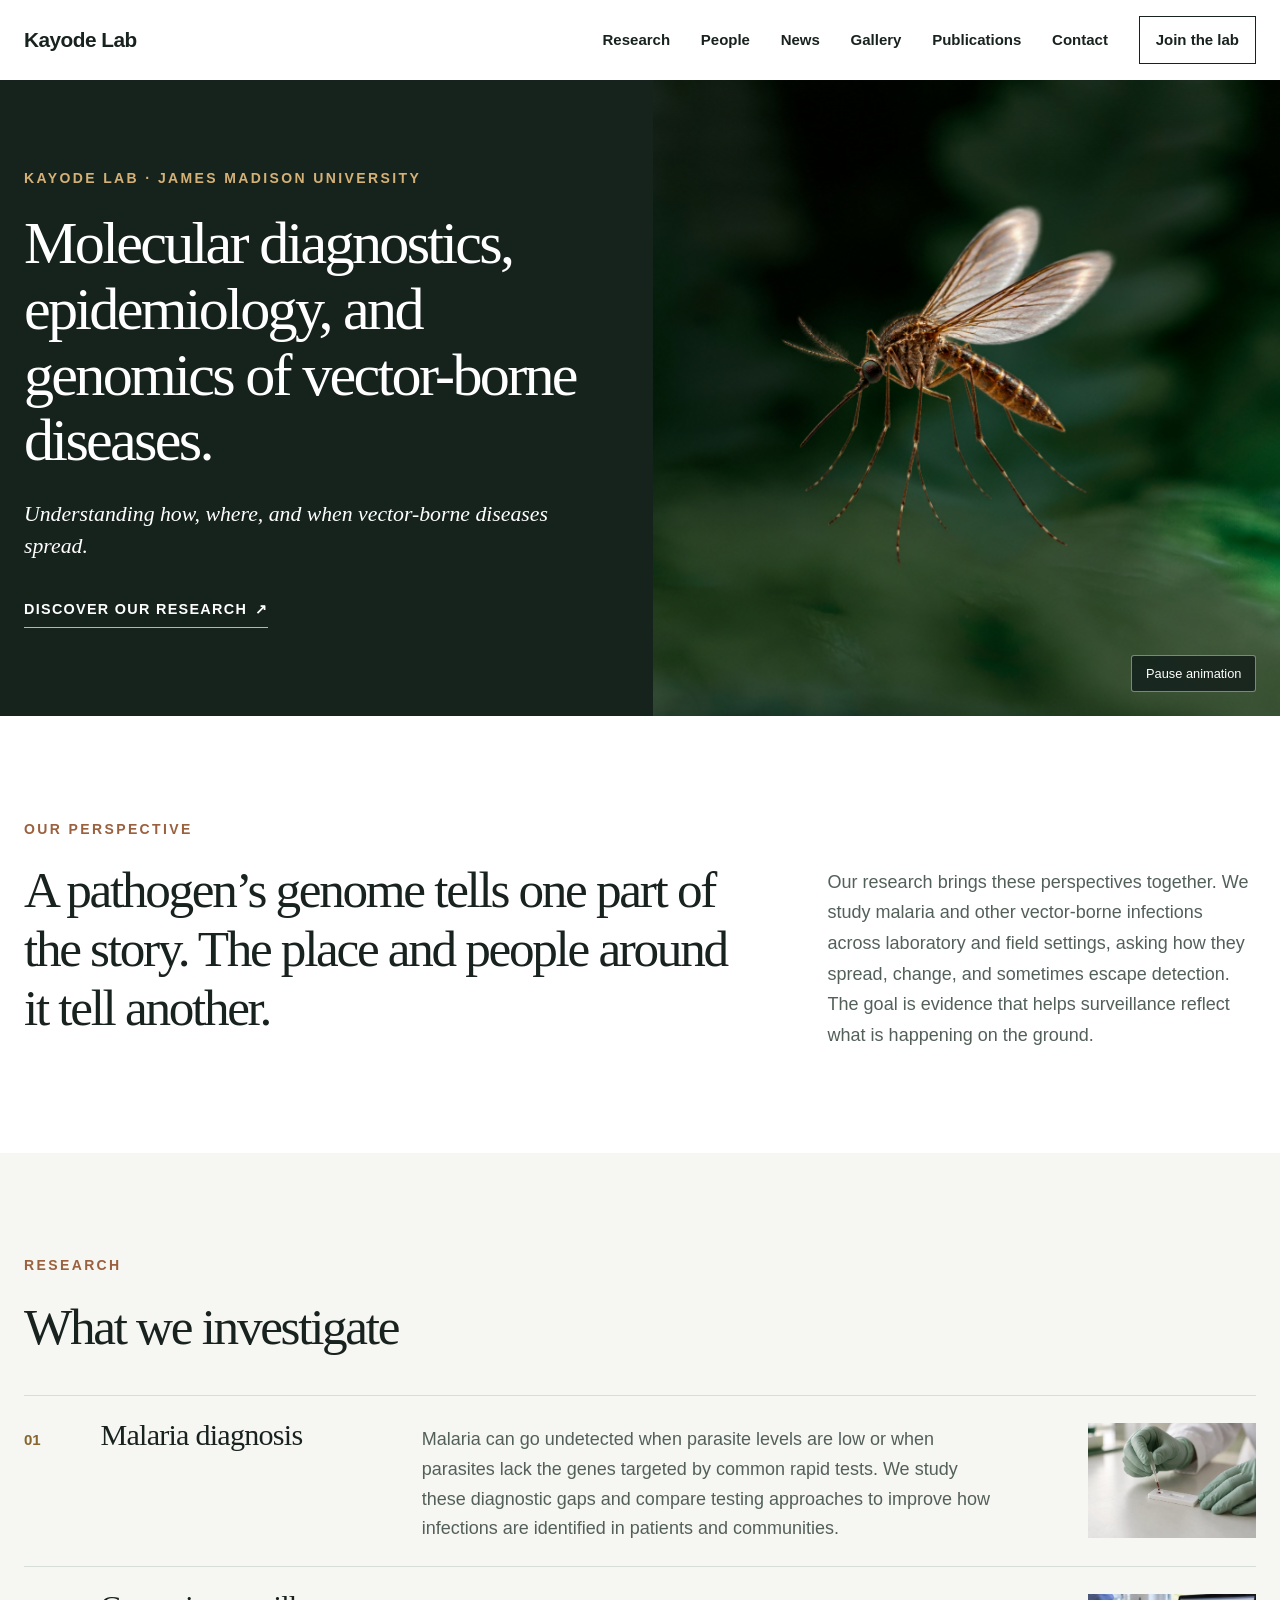
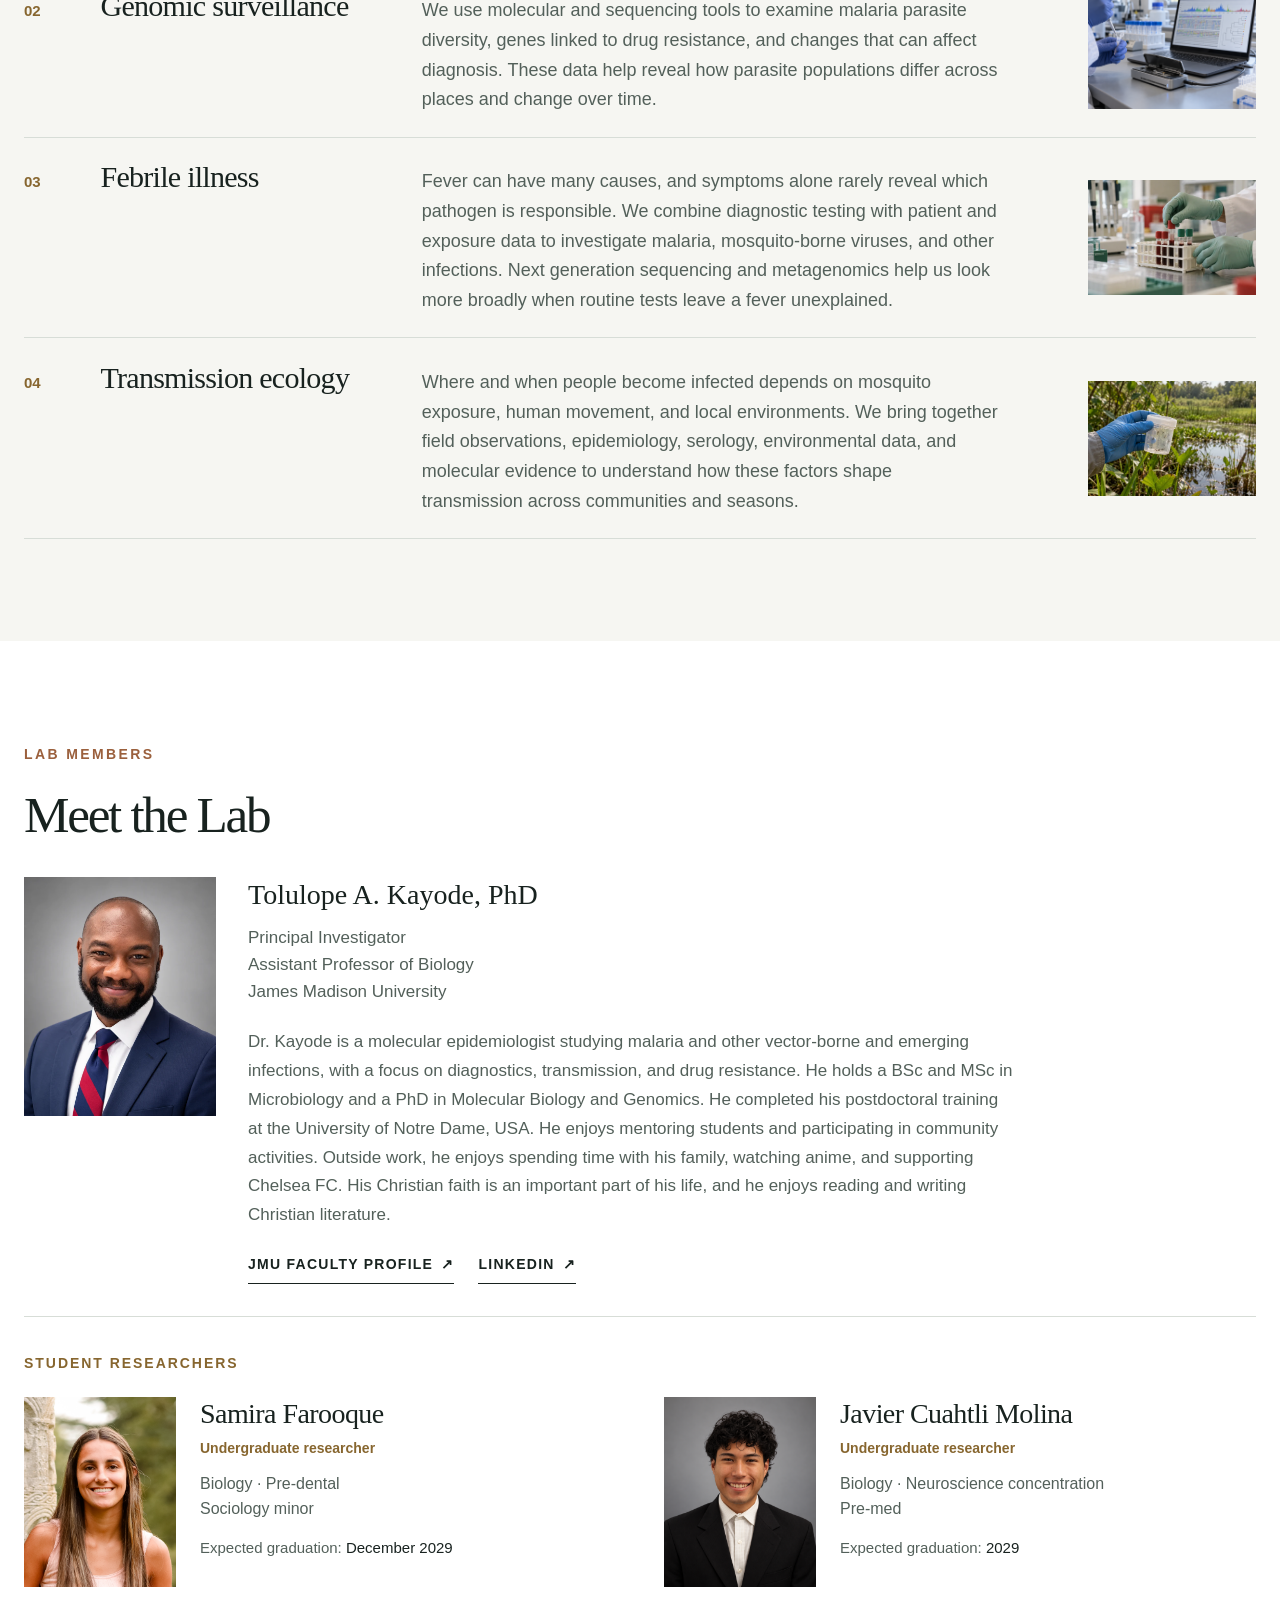
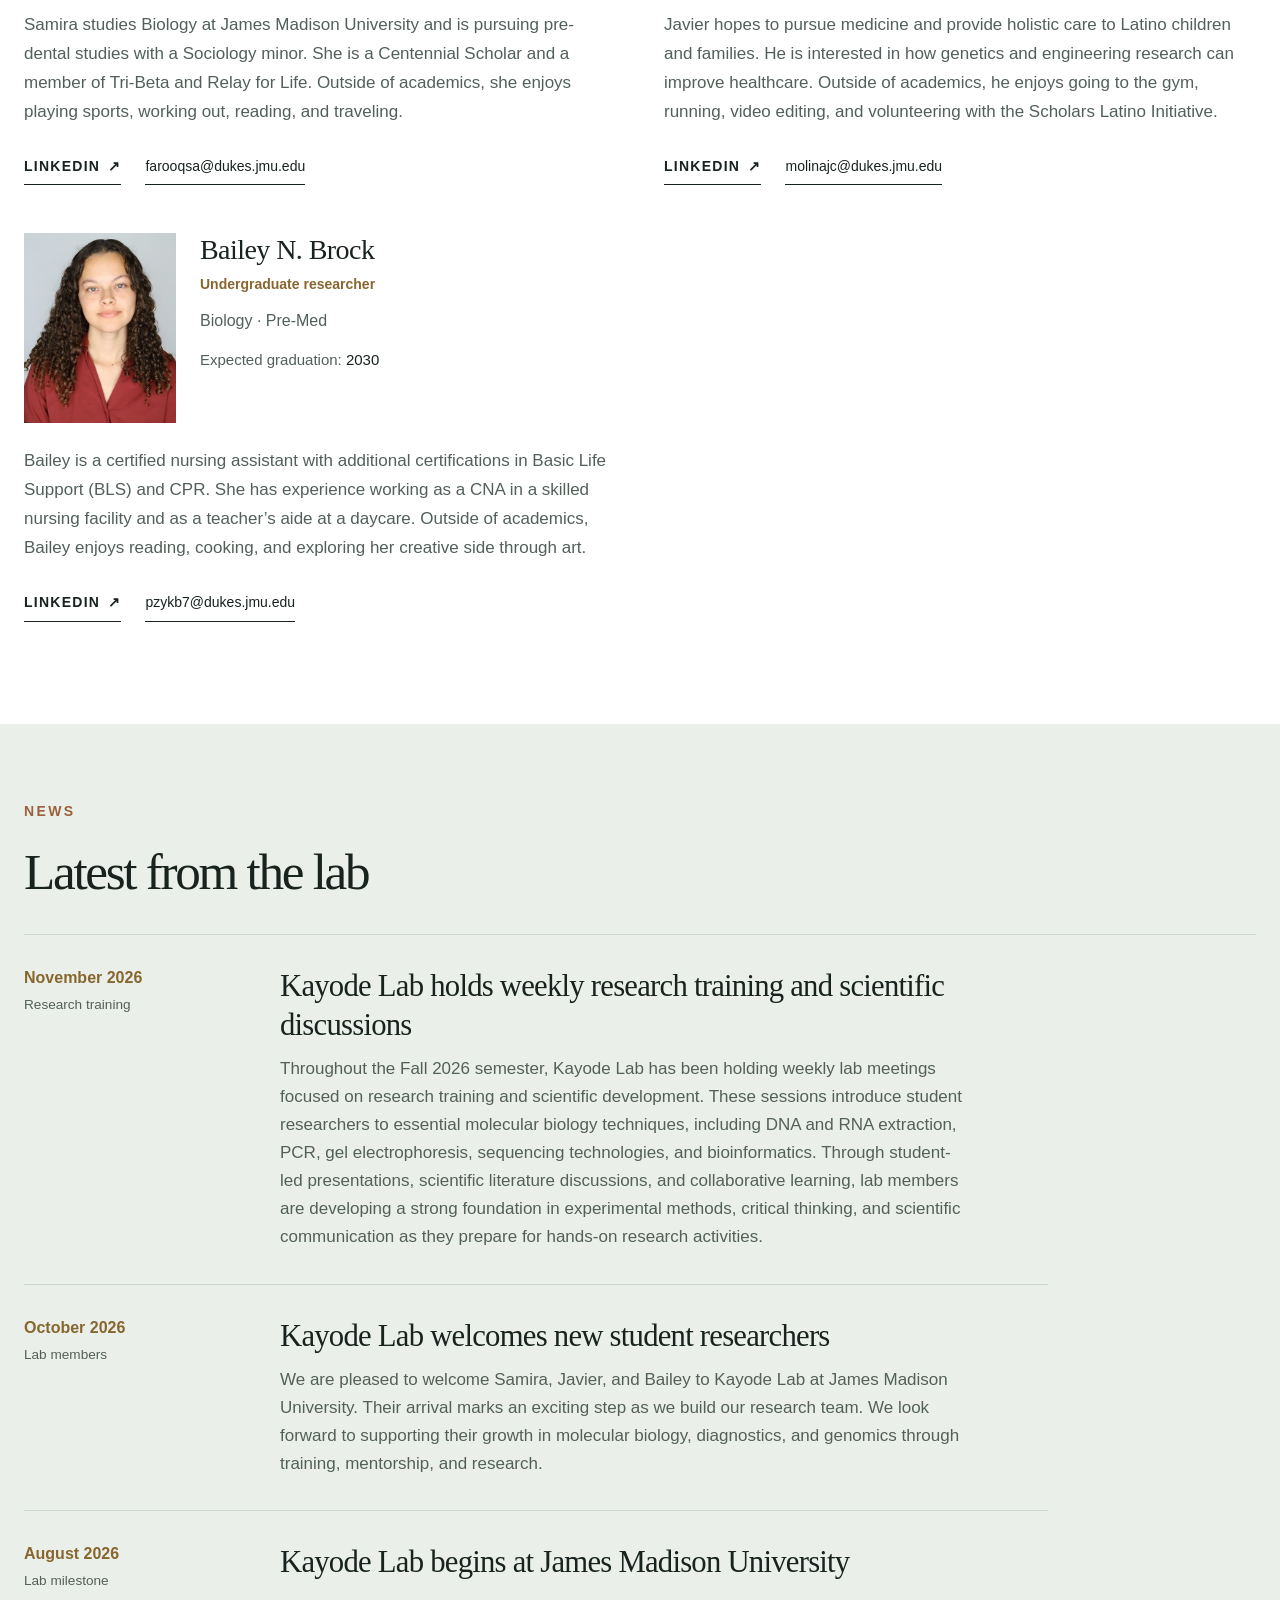
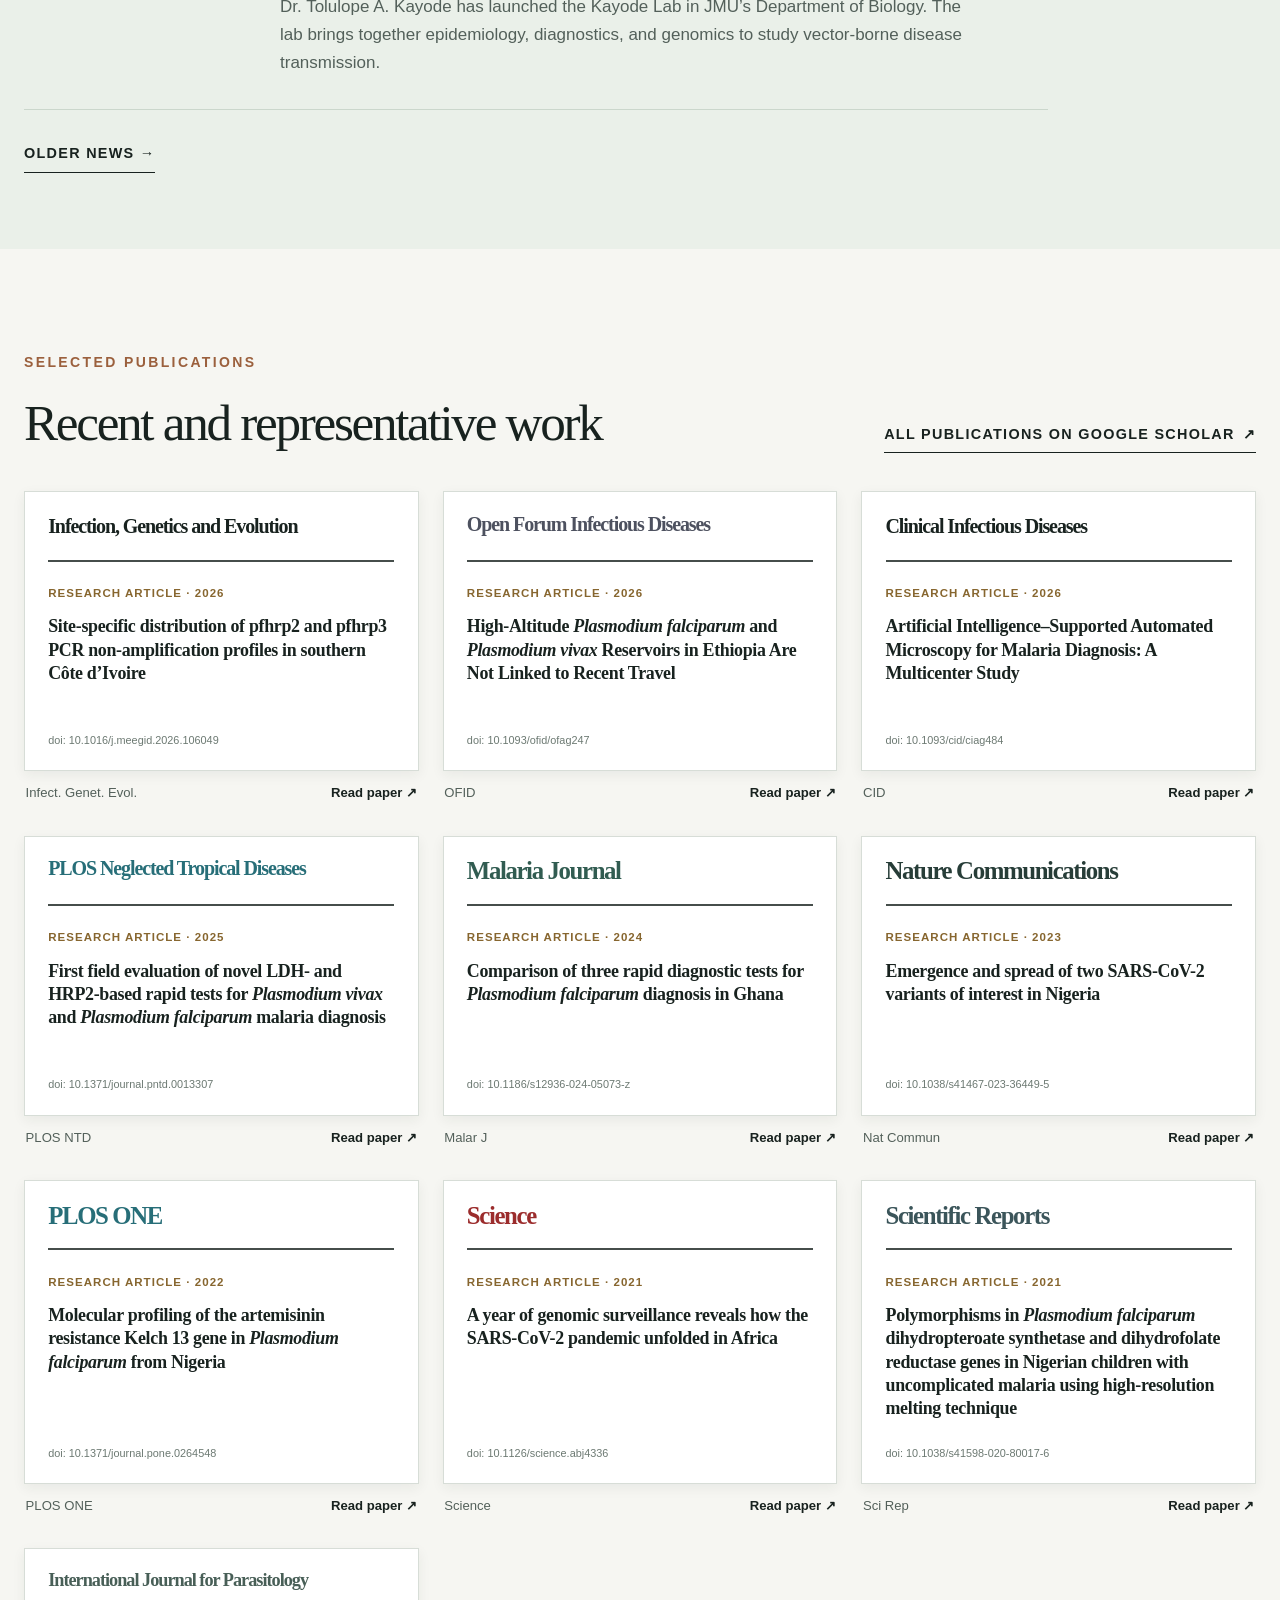
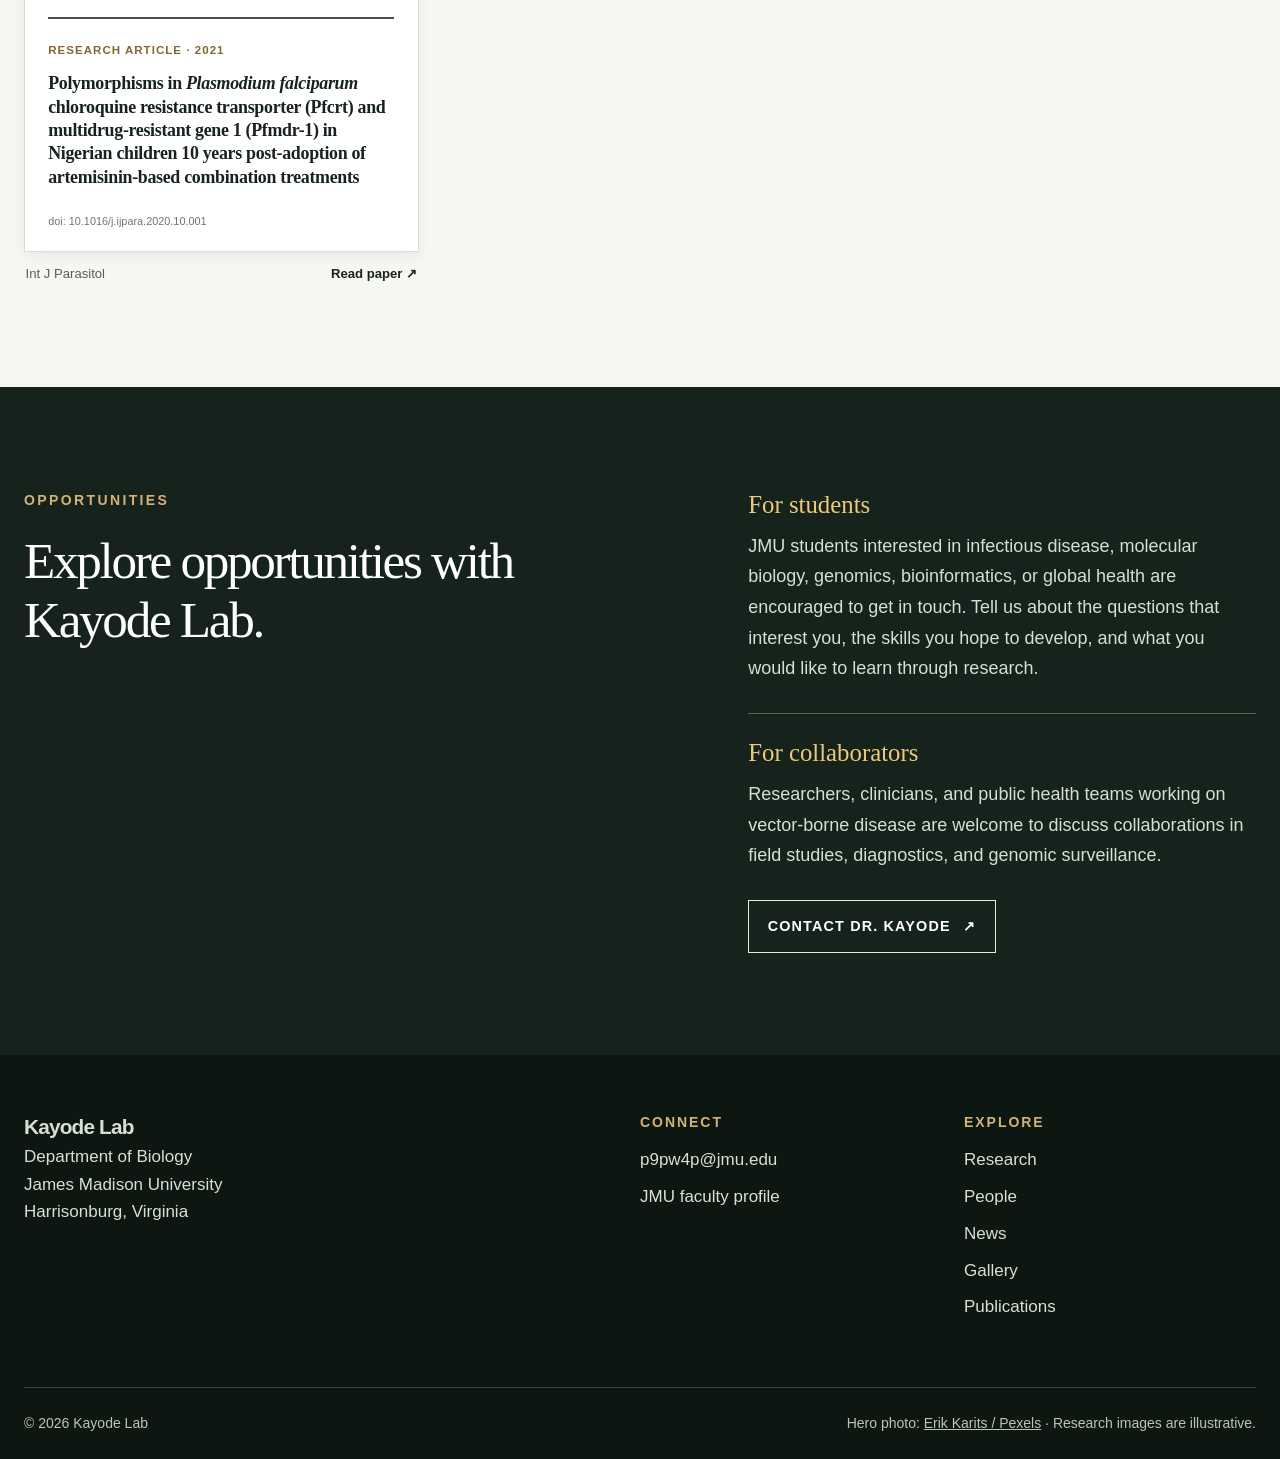
<file: index.html>
<!doctype html>
<html lang="en">
<head>
  <meta charset="utf-8">
  <meta name="viewport" content="width=device-width, initial-scale=1">
  <meta name="theme-color" content="#18221f">
  <meta name="description" content="Kayode Lab at James Madison University studies vector-borne disease through field epidemiology, molecular diagnostics, and pathogen genomics.">
  <title>Kayode Lab | Vector-Borne Disease Research</title>
  <link rel="icon" type="image/png" sizes="32x32" href="kayode-favicon-32.png">
<link rel="icon" type="image/png" sizes="192x192" href="kayode-favicon-192.png">
  <link rel="preload" href="assets/mosquito-pexels.jpg" as="image" type="image/jpeg">
  <script src="navigation.js?v=20261001-navigation2"></script>
  <link rel="stylesheet" href="styles.css?v=20261001-navigation2">
  <link rel="stylesheet" href="mosquito-motion.css?v=20261001-flight1">
  <script src="mosquito-motion.js?v=20261001-flight1" defer></script>
  <script src="cms-content.js?v=20261001-navigation2" defer></script>
  <script src="script.js?v=20261001-navigation2" defer></script>
  <script src="site-editor.js?v=20261004-editor1" defer></script>
</head>
  
<body>
  <a class="skip-link" href="#main">Skip to content</a>
  <header class="site-header" id="top">
    <div class="header-inner wrap">
      <a class="wordmark" href="#top" aria-label="Kayode Lab, home"><span class="wordmark-name">Kayode</span> <span class="wordmark-lab">Lab</span></a>
      <button class="menu-toggle" type="button" aria-expanded="false" aria-controls="primary-nav" aria-label="Open menu"><span></span><span></span><span></span></button>
      <nav id="primary-nav" class="primary-nav" aria-label="Main navigation">
        <a href="#research">Research</a>
        <a href="#people">People</a>
        <a href="#news">News</a>
        <a href="gallery.html">Gallery</a>
        <a href="#publications">Publications</a>
        <a href="#contact">Contact</a>
        <a class="nav-join" href="#join">Join the lab</a>
      </nav>
    </div>
  </header>

  <main id="main">
    <section class="hero" aria-labelledby="hero-title">
      <div class="hero-inner wrap">
        <p class="eyebrow">Kayode Lab · James Madison University</p>
        <h1 id="hero-title">Molecular diagnostics, epidemiology, and genomics of vector-borne diseases.</h1>
        <p class="hero-statement">Understanding how, where, and when vector-borne diseases spread.</p>
        <a class="text-link light" href="#research">Discover our research <span aria-hidden="true">↗</span></a>
      </div>
    </section>

    <section class="perspective section-pad" aria-labelledby="perspective-title">
      <div class="wrap perspective-grid">
        <div>
          <p class="section-label">Our perspective</p>
          <h2 id="perspective-title">A pathogen’s genome tells one part of the story. The place and people around it tell another.</h2>
        </div>
        <p class="perspective-copy">Our research brings these perspectives together. We study malaria and other vector-borne infections across laboratory and field settings, asking how they spread, change, and sometimes escape detection. The goal is evidence that helps surveillance reflect what is happening on the ground.</p>
      </div>
    </section>

    <section class="research section-pad" id="research" aria-labelledby="research-title">
      <div class="wrap">
        <div class="section-heading">
          <div><p class="section-label">Research</p><h2 id="research-title">What we investigate</h2></div>
        </div>
        <div class="research-list">
          <article class="research-item"><div class="research-copy"><span class="number">01</span><h3>Malaria detection</h3><p>Malaria can go undetected when parasite levels are low or when parasites lack the genes targeted by common rapid tests. We study these diagnostic gaps and compare testing approaches to improve how infections are identified in patients and communities.</p></div><img class="research-image" src="assets/malaria-detection.webp" alt="Illustrative image of a malaria rapid diagnostic test in a laboratory" width="960" height="720" loading="lazy"></article>
          <article class="research-item"><div class="research-copy"><span class="number">02</span><h3>Genomic surveillance</h3><p>We use molecular and sequencing tools to examine malaria parasite diversity, genes linked to drug resistance, and changes that can affect diagnosis. These data help reveal how parasite populations differ across places and change over time.</p></div><img class="research-image" src="assets/genomic-surveillance-sequencing.png" alt="Illustrative image of a portable DNA sequencer connected to a laptop displaying sequence data and a phylogenetic tree" width="1448" height="1086" loading="lazy"></article>
          <article class="research-item"><div class="research-copy"><span class="number">03</span><h3>Febrile illness</h3><p>Fever can have many causes, and symptoms alone rarely reveal which pathogen is responsible. We combine diagnostic testing with patient and exposure data to investigate malaria, mosquito-borne viruses, and other infections. Next generation sequencing and metagenomics help us look more broadly when routine tests leave a fever unexplained.</p></div><img class="research-image" src="assets/febrile-illness.webp" alt="Illustrative image of blood samples in a laboratory" width="960" height="720" loading="lazy"></article>
          <article class="research-item"><div class="research-copy"><span class="number">04</span><h3>Transmission ecology</h3><p>Where and when people become infected depends on mosquito exposure, human movement, and local environments. We bring together field observations, epidemiology, serology, environmental data, and molecular evidence to understand how these factors shape transmission across communities and seasons.</p></div><img class="research-image" src="assets/transmission-ecology.webp" alt="Illustrative image of a mosquito collection container beside wetland vegetation" width="960" height="720" loading="lazy"></article>
        </div>
      </div>
    </section>

    <section class="people section-pad" id="people" aria-labelledby="people-title">
      <div class="wrap people-intro">
        <div>
          <p class="section-label">Lab members</p>
          <h2 id="people-title">Meet the Lab</h2>
        </div>
        <div class="pi-detail" data-pi-profile>
          <img class="pi-photo" src="assets/tolulope-kayode.webp" alt="Dr. Tolulope A. Kayode" width="750" height="932" loading="lazy" decoding="async">
          <div>
            <h3>Tolulope A. Kayode, PhD</h3>
            <p>Principal Investigator<br>Assistant Professor of Biology<br>James Madison University</p>
            <div class="member-links" aria-label="Tolulope Kayode's profiles">
              <a class="text-link" href="https://www.jmu.edu/biology/people/current-people/faculty/faculty-kayode.shtml" target="_blank" rel="noopener noreferrer">JMU faculty profile <span aria-hidden="true">↗</span></a>
              <a class="text-link" href="https://www.linkedin.com/in/tolulope-kayode-phd-333b0b60" target="_blank" rel="noopener noreferrer">LinkedIn <span aria-hidden="true">↗</span></a>
            </div>
          </div>
        </div>
      </div>
      <div class="wrap student-section">
        <h3 class="student-heading">Student researchers</h3>
        <div class="member-list" data-members-list>
          <article class="member-card" aria-labelledby="samira-name">
            <div class="member-overview">
              <img class="member-photo" src="assets/samira-farooque.png" alt="Samira Farooque" width="944" height="2048" loading="lazy" decoding="async">
              <div class="member-summary">
                <h3 id="samira-name">Samira Farooque</h3>
                <p class="member-role">Undergraduate researcher</p>
                <p class="member-academic">Biology · Pre-dental<br>Sociology minor</p>
                <p class="member-graduation">Expected graduation: <span>December 2029</span></p>
              </div>
            </div>
            <p class="member-bio">Samira studies Biology at James Madison University and is pursuing pre-dental studies with a Sociology minor. She is a Centennial Scholar and a member of Tri-Beta and Relay for Life. Outside of academics, she enjoys playing sports, working out, reading, and traveling.</p>
            <div class="member-links" aria-label="Contact Samira Farooque">
              <a class="text-link" href="https://www.linkedin.com/in/samira-farooque-207800399" target="_blank" rel="noopener noreferrer">LinkedIn <span aria-hidden="true">↗</span></a>
              <a class="text-link member-email" href="mailto:farooqsa@dukes.jmu.edu">farooqsa@dukes.jmu.edu</a>
            </div>
          </article>
          <article class="member-card" aria-labelledby="javier-name">
            <div class="member-overview">
              <img class="member-photo" src="assets/javier-molina.png" alt="Javier Cuahtli Molina" width="1024" height="1536" loading="lazy" decoding="async">
              <div class="member-summary">
                <h3 id="javier-name">Javier Cuahtli Molina</h3>
                <p class="member-role">Undergraduate researcher</p>
                <p class="member-academic">Biology · Neuroscience concentration<br>Pre-med</p>
                <p class="member-graduation">Expected graduation: <span>2029</span></p>
              </div>
            </div>
            <p class="member-bio">Javier hopes to pursue medicine and provide holistic care to Latino children and families. He is interested in how genetics and engineering research can improve healthcare. Outside of academics, he enjoys going to the gym, running, video editing, and volunteering with the Scholars Latino Initiative.</p>
            <div class="member-links" aria-label="Contact Javier Cuahtli Molina">
              <a class="text-link" href="https://www.linkedin.com/in/haviermolina" target="_blank" rel="noopener noreferrer">LinkedIn <span aria-hidden="true">↗</span></a>
              <a class="text-link member-email" href="mailto:molinajc@dukes.jmu.edu">molinajc@dukes.jmu.edu</a>
            </div>
          </article>
        </div>
      </div>
    </section>

    <section class="news section-pad" id="news" aria-labelledby="news-title">
      <div class="wrap">
        <p class="section-label">News</p>
        <h2 id="news-title">Latest from the lab</h2>
        <div class="news-list" data-news-list data-news-limit="4">
          <article class="news-item">
            <div class="news-meta"><time class="news-year" datetime="2026-10">October 2026</time><span>Lab members</span></div>
            <div class="news-story">
              <h3>Kayode Lab welcomes new student researchers</h3>
              <p>We are pleased to welcome Samira Farooque, Javier Cuahtli Molina, and Bailey Brock to Kayode Lab at James Madison University. Their arrival marks an exciting step as we build our research team. We look forward to supporting their growth in molecular biology, diagnostics, and genomics through training, mentorship, and research.</p>
            </div>
          </article>
          <article class="news-item">
            <div class="news-meta"><time class="news-year" datetime="2026-08">August 2026</time><span>Lab milestone</span></div>
            <div class="news-story">
              <h3>Kayode Lab begins at James Madison University</h3>
              <p>Dr. Tolulope A. Kayode has launched Kayode Lab in JMU’s Department of Biology. The lab brings together epidemiology, diagnostics, and genomics to study vector-borne disease transmission.</p>
            </div>
          </article>
        </div>
        <a class="text-link news-archive-link" href="news.html">Older news <span aria-hidden="true">→</span></a>
      </div>
    </section>

    <section class="publications section-pad" id="publications" aria-labelledby="publications-title">
      <div class="wrap">
        <div class="section-heading"><div><p class="section-label">Selected publications</p><h2 id="publications-title">Recent and representative work</h2></div><a class="text-link" href="https://scholar.google.com/citations?hl=en&amp;user=4zWHbgIAAAAJ" target="_blank" rel="noopener noreferrer">All publications on Google Scholar <span aria-hidden="true">↗</span></a></div>
        <div data-publications-list class="paper-grid" aria-label="Selected papers; each preview opens the paper">
          <a class="paper-card" href="https://doi.org/10.1093/ofid/ofag247" target="_blank" rel="noopener noreferrer"><span class="paper-page"><span class="paper-masthead ofid">Open Forum Infectious Diseases</span><span class="paper-rule"></span><span class="paper-kicker">Article · 2026</span><strong>High-Altitude <em>Plasmodium falciparum</em> and <em>Plasmodium vivax</em> Reservoirs in Ethiopia Are Not Linked to Recent Travel</strong><span class="paper-doi">doi: 10.1093/ofid/ofag247</span></span><span class="paper-meta">Open Forum Infectious Diseases <span>Read paper ↗</span></span></a>
          <a class="paper-card" href="https://doi.org/10.1371/journal.pntd.0013307" target="_blank" rel="noopener noreferrer"><span class="paper-page"><span class="paper-masthead plos">PLOS Neglected Tropical Diseases</span><span class="paper-rule"></span><span class="paper-kicker">Research article · 2025</span><strong>First field evaluation of novel LDH- and HRP2-based rapid tests for <em>Plasmodium vivax</em> and <em>Plasmodium falciparum</em> malaria diagnosis</strong><span class="paper-doi">doi: 10.1371/journal.pntd.0013307</span></span><span class="paper-meta">PLOS NTD <span>Read paper ↗</span></span></a>
          <a class="paper-card" href="https://doi.org/10.1186/s12936-024-05073-z" target="_blank" rel="noopener noreferrer"><span class="paper-page"><span class="paper-masthead malaria">Malaria Journal</span><span class="paper-rule"></span><span class="paper-kicker">Research · 2024</span><strong>Comparison of three rapid diagnostic tests for <em>Plasmodium falciparum</em> diagnosis in Ghana</strong><span class="paper-doi">doi: 10.1186/s12936-024-05073-z</span></span><span class="paper-meta">Malaria Journal <span>Read paper ↗</span></span></a>
          <a class="paper-card" href="https://doi.org/10.1038/s41467-023-36449-5" target="_blank" rel="noopener noreferrer"><span class="paper-page"><span class="paper-masthead nature">Nature Communications</span><span class="paper-rule"></span><span class="paper-kicker">Article · 2023</span><strong>Emergence and spread of two SARS-CoV-2 variants of interest in Nigeria</strong><span class="paper-doi">doi: 10.1038/s41467-023-36449-5</span></span><span class="paper-meta">Nature Communications <span>Read paper ↗</span></span></a>
          <a class="paper-card" href="https://doi.org/10.1371/journal.pone.0264548" target="_blank" rel="noopener noreferrer"><span class="paper-page"><span class="paper-masthead plosone">PLOS ONE</span><span class="paper-rule"></span><span class="paper-kicker">Research article · 2022</span><strong>Molecular profiling of the artemisinin resistance Kelch 13 gene in <em>Plasmodium falciparum</em> from Nigeria</strong><span class="paper-doi">doi: 10.1371/journal.pone.0264548</span></span><span class="paper-meta">PLOS ONE <span>Read paper ↗</span></span></a>
          <a class="paper-card" href="https://doi.org/10.1126/science.abj4336" target="_blank" rel="noopener noreferrer"><span class="paper-page"><span class="paper-masthead science">Science</span><span class="paper-rule"></span><span class="paper-kicker">Research article · 2021</span><strong>A year of genomic surveillance reveals how the SARS-CoV-2 pandemic unfolded in Africa</strong><span class="paper-doi">doi: 10.1126/science.abj4336</span></span><span class="paper-meta">Science <span>Read paper ↗</span></span></a>
          <a class="paper-card" href="https://doi.org/10.1038/s41598-020-80017-6" target="_blank" rel="noopener noreferrer"><span class="paper-page"><span class="paper-masthead reports">Scientific Reports</span><span class="paper-rule"></span><span class="paper-kicker">Article · 2021</span><strong>Polymorphisms in <em>Plasmodium falciparum</em> dihydropteroate synthetase and dihydrofolate reductase genes in Nigerian children with uncomplicated malaria using high-resolution melting technique</strong><span class="paper-doi">doi: 10.1038/s41598-020-80017-6</span></span><span class="paper-meta">Scientific Reports <span>Read paper ↗</span></span></a>
          <a class="paper-card" href="https://doi.org/10.1016/j.ijpara.2020.10.001" target="_blank" rel="noopener noreferrer"><span class="paper-page"><span class="paper-masthead ijpara">International Journal for Parasitology</span><span class="paper-rule"></span><span class="paper-kicker">Article · 2021</span><strong>Polymorphisms in <em>Plasmodium falciparum</em> chloroquine resistance transporter (Pfcrt) and multidrug-resistant gene 1 (Pfmdr-1) in Nigerian children 10 years post-adoption of artemisinin-based combination treatments</strong><span class="paper-doi">doi: 10.1016/j.ijpara.2020.10.001</span></span><span class="paper-meta">International Journal for Parasitology <span>Read paper ↗</span></span></a>
          <a class="paper-card" href="https://doi.org/10.1056/NEJMoa1804498" target="_blank" rel="noopener noreferrer"><span class="paper-page"><span class="paper-masthead nejm">The New England Journal of Medicine</span><span class="paper-rule"></span><span class="paper-kicker">Original article · 2018</span><strong>Genomic Analysis of Lassa Virus during an Increase in Cases in Nigeria in 2018</strong><span class="paper-doi">doi: 10.1056/NEJMoa1804498</span></span><span class="paper-meta">NEJM <span>Read paper ↗</span></span></a>
        </div>
      </div>
    </section>

    <section class="join-section section-pad" id="join" aria-labelledby="join-title">
      <div class="wrap join-grid">
        <div><p class="section-label">Opportunities</p><h2 id="join-title">Explore opportunities with Kayode Lab.</h2></div>
        <div>
          <div class="join-path"><h3>For students</h3><p>JMU students interested in infectious disease, molecular biology, genomics, bioinformatics, or global health are encouraged to get in touch. Tell us about the questions that interest you, the skills you hope to develop, and what you would like to learn through research.</p></div>
          <div class="join-path"><h3>For collaborators</h3><p>Researchers, clinicians, and public health teams working on vector-borne disease are welcome to discuss collaborations in field studies, diagnostics, and genomic surveillance.</p></div>
          <a class="outline-link" href="mailto:p9pw4p@jmu.edu?subject=Kayode%20Lab%20inquiry">Contact Dr. Kayode <span aria-hidden="true">↗</span></a>
        </div>
      </div>
    </section>
  </main>

  <footer class="site-footer" id="contact">
    <div class="wrap footer-grid"><div><a class="footer-brand" href="#top">Kayode Lab</a><p>Department of Biology<br>James Madison University<br>Harrisonburg, Virginia</p></div><div><p class="footer-heading">Connect</p><a href="mailto:p9pw4p@jmu.edu">p9pw4p@jmu.edu</a><a href="https://www.jmu.edu/biology/people/current-people/faculty/faculty-kayode.shtml" target="_blank" rel="noopener noreferrer">JMU faculty profile</a></div><div><p class="footer-heading">Explore</p><a href="#research">Research</a><a href="#people">People</a><a href="#news">News</a><a href="gallery.html">Gallery</a><a href="https://scholar.google.com/citations?hl=en&amp;user=4zWHbgIAAAAJ" target="_blank" rel="noopener noreferrer">Publications</a></div></div>
    <div class="wrap footer-bottom"><span>© 2026 Kayode Lab</span><span>Hero photo: <a href="https://www.pexels.com/photo/a-mosquito-on-a-leaf-10389982/" target="_blank" rel="noopener noreferrer">Erik Karits / Pexels</a> · Research images are illustrative.</span></div>
  </footer>
<!-- Cloudflare Web Analytics -->
<script type="module"
  src="https://static.cloudflareinsights.com/beacon.min.js"
  data-cf-beacon='{"token":"c8604db7d9a0423f86e18057ab9093e6"}'>
</script>
<!-- End Cloudflare Web Analytics -->
</body>
</html>
</file>
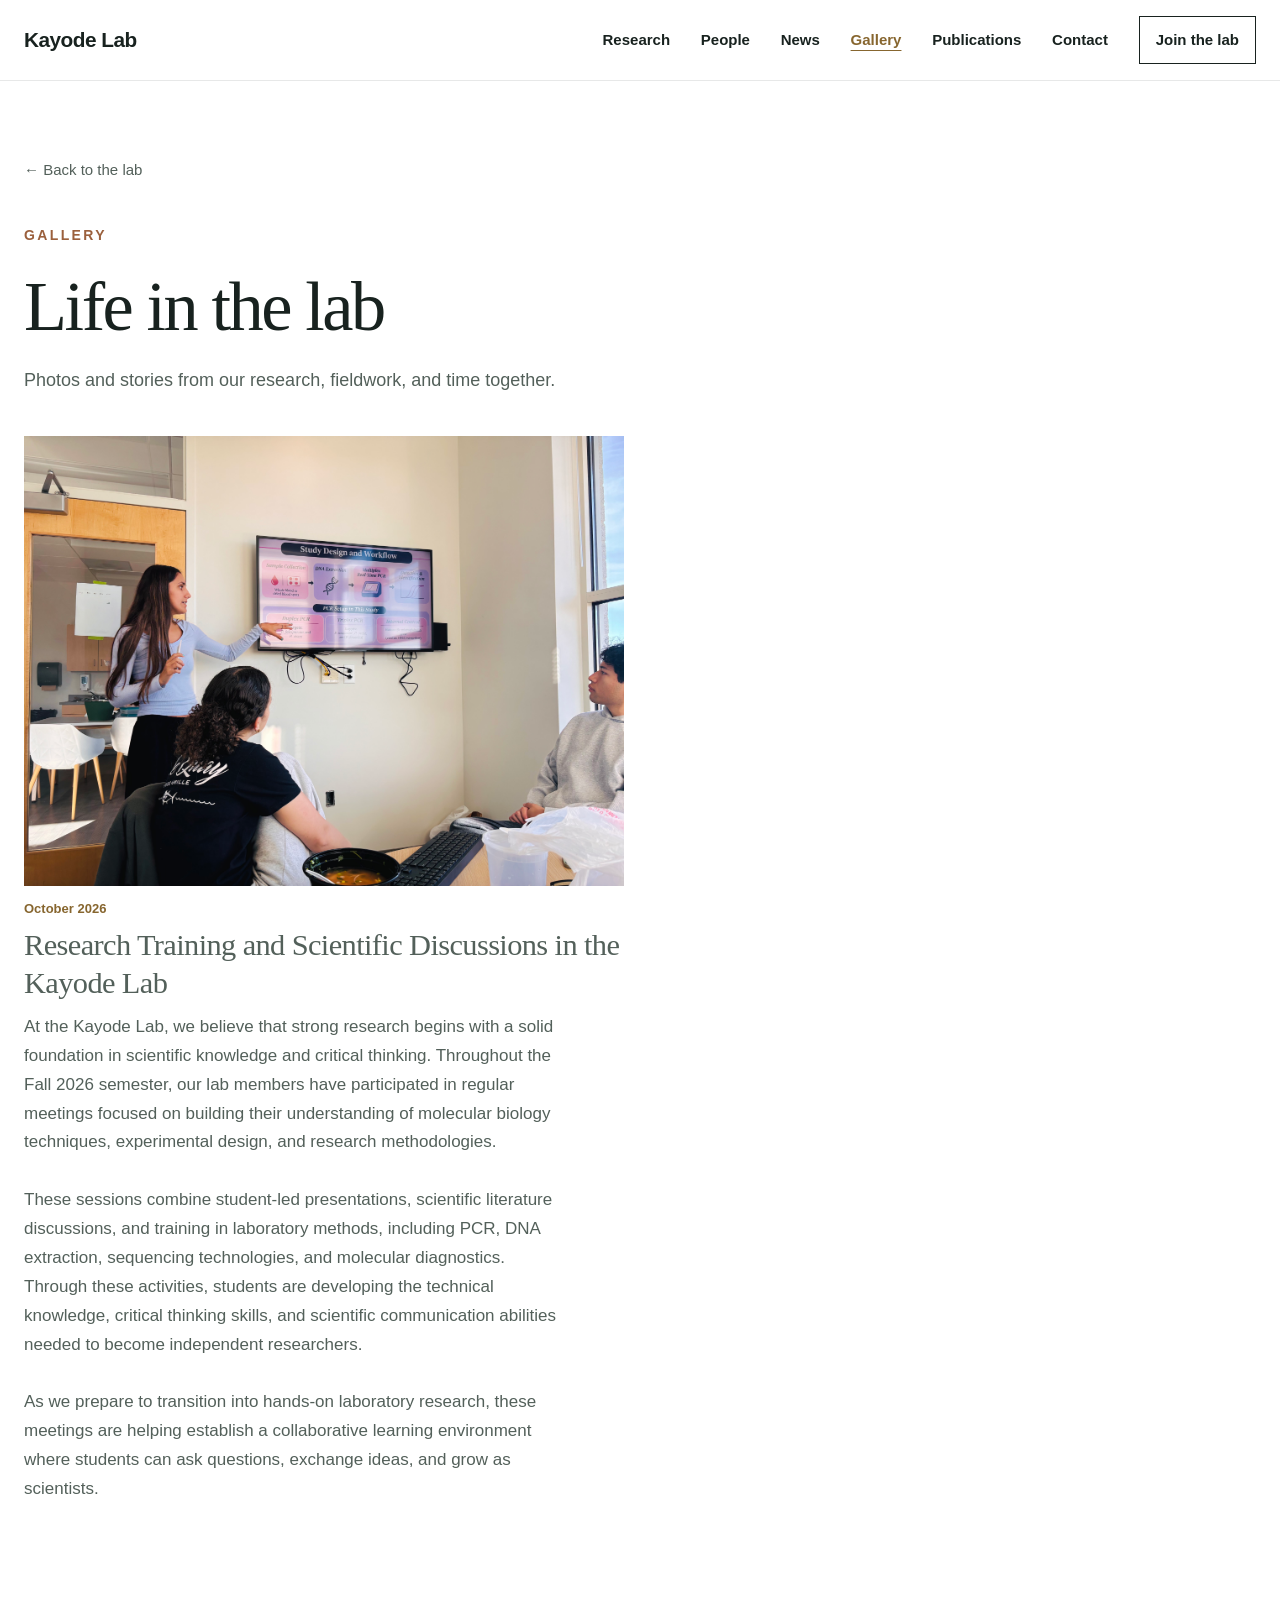
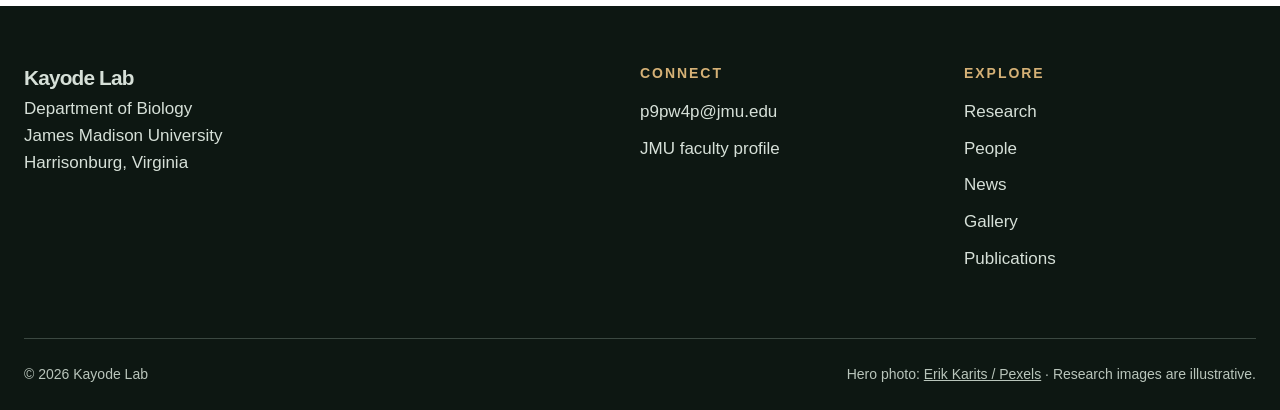
<file: gallery.html>
<!doctype html>
<html lang="en">
<head>
  <meta charset="utf-8">
  <meta name="viewport" content="width=device-width, initial-scale=1">
  <meta name="theme-color" content="#18221f">
  <meta name="description" content="Photos and stories from Kayode Lab at James Madison University: lab life, research, fieldwork, and shared milestones.">
  <title>Gallery | Kayode Lab</title>
  <script src="navigation.js?v=20261001-navigation2"></script>
  <link rel="stylesheet" href="styles.css?v=20261001-navigation2">
  <script src="cms-content.js?v=20261001-navigation2" defer></script>
  <script src="script.js?v=20261001-navigation2" defer></script>
  <script src="site-editor.js?v=20261004-editor1" defer></script>
</head>

<body class="gallery-page">
  <a class="skip-link" href="#main">Skip to content</a>

  <header class="site-header" id="top">
    <div class="header-inner wrap">
      <a class="wordmark" href="index.html" aria-label="Kayode Lab, home">
        <span class="wordmark-name">Kayode</span>
        <span class="wordmark-lab">Lab</span>
      </a>

      <button class="menu-toggle" type="button"
        aria-expanded="false"
        aria-controls="primary-nav"
        aria-label="Open menu">
        <span></span><span></span><span></span>
      </button>

      <nav id="primary-nav" class="primary-nav" aria-label="Main navigation">
        <a href="index.html#research">Research</a>
        <a href="index.html#people">People</a>
        <a href="index.html#news">News</a>
        <a href="gallery.html" aria-current="page">Gallery</a>
        <a href="index.html#publications">Publications</a>
        <a href="index.html#contact">Contact</a>
        <a class="nav-join" href="index.html#join">Join the lab</a>
      </nav>
    </div>
  </header>

  <main id="main" class="gallery-main">
    <div class="wrap">
      <header class="gallery-intro">
        <a class="gallery-back" href="index.html">← Back to the lab</a>
        <p class="section-label">Gallery</p>
        <h1>Life in the lab</h1>
        <p class="gallery-intro-copy">
          Photos and stories from our research, fieldwork, and time together.
        </p>
      </header>

      <div class="gallery-empty">
        <h2>Photos coming soon</h2>
        <p>We’ll share lab moments and the stories behind them here.</p>
      </div>

      <!-- Add photo stories here using GALLERY_GUIDE.txt.
           Remove gallery-empty when adding the first story. -->
      <div class="gallery-grid"></div>
    </div>

    <dialog class="gallery-dialog" aria-label="Enlarged lab photograph">
      <button class="gallery-close" type="button"
        aria-label="Close enlarged photograph">
        Close <span aria-hidden="true">×</span>
      </button>
      <img class="gallery-enlarged" alt="">
      <p class="gallery-enlarged-caption"></p>
    </dialog>
  </main>

  <footer class="site-footer" id="contact">
    <div class="wrap footer-grid">
      <div>
        <a class="footer-brand" href="index.html">Kayode Lab</a>
        <p>
          Department of Biology<br>
          James Madison University<br>
          Harrisonburg, Virginia
        </p>
      </div>

      <div>
        <p class="footer-heading">Connect</p>
        <a href="mailto:p9pw4p@jmu.edu">p9pw4p@jmu.edu</a>
        <a href="https://www.jmu.edu/biology/people/current-people/faculty/faculty-kayode.shtml"
          target="_blank" rel="noopener noreferrer">
          JMU faculty profile
        </a>
      </div>

      <div>
        <p class="footer-heading">Explore</p>
        <a href="index.html#research">Research</a>
        <a href="index.html#people">People</a>
        <a href="index.html#news">News</a>
        <a href="gallery.html">Gallery</a>
        <a href="https://scholar.google.com/citations?hl=en&amp;user=4zWHbgIAAAAJ"
          target="_blank" rel="noopener noreferrer">
          Publications
        </a>
      </div>
    </div>

    <div class="wrap footer-bottom">
      <span>© 2026 Kayode Lab</span>
      <span>
        Hero photo:
        <a href="https://www.pexels.com/photo/a-mosquito-on-a-leaf-10389982/"
          target="_blank" rel="noopener noreferrer">
          Erik Karits / Pexels
        </a>
        · Research images are illustrative.
      </span>
    </div>
  </footer>

  <!-- Cloudflare Web Analytics -->
  <script type="module"
    src="https://static.cloudflareinsights.com/beacon.min.js"
    data-cf-beacon='{"token":"c8604db7d9a0423f86e18057ab9093e6"}'>
  </script>
  <!-- End Cloudflare Web Analytics -->
</body>
</html>
</file>
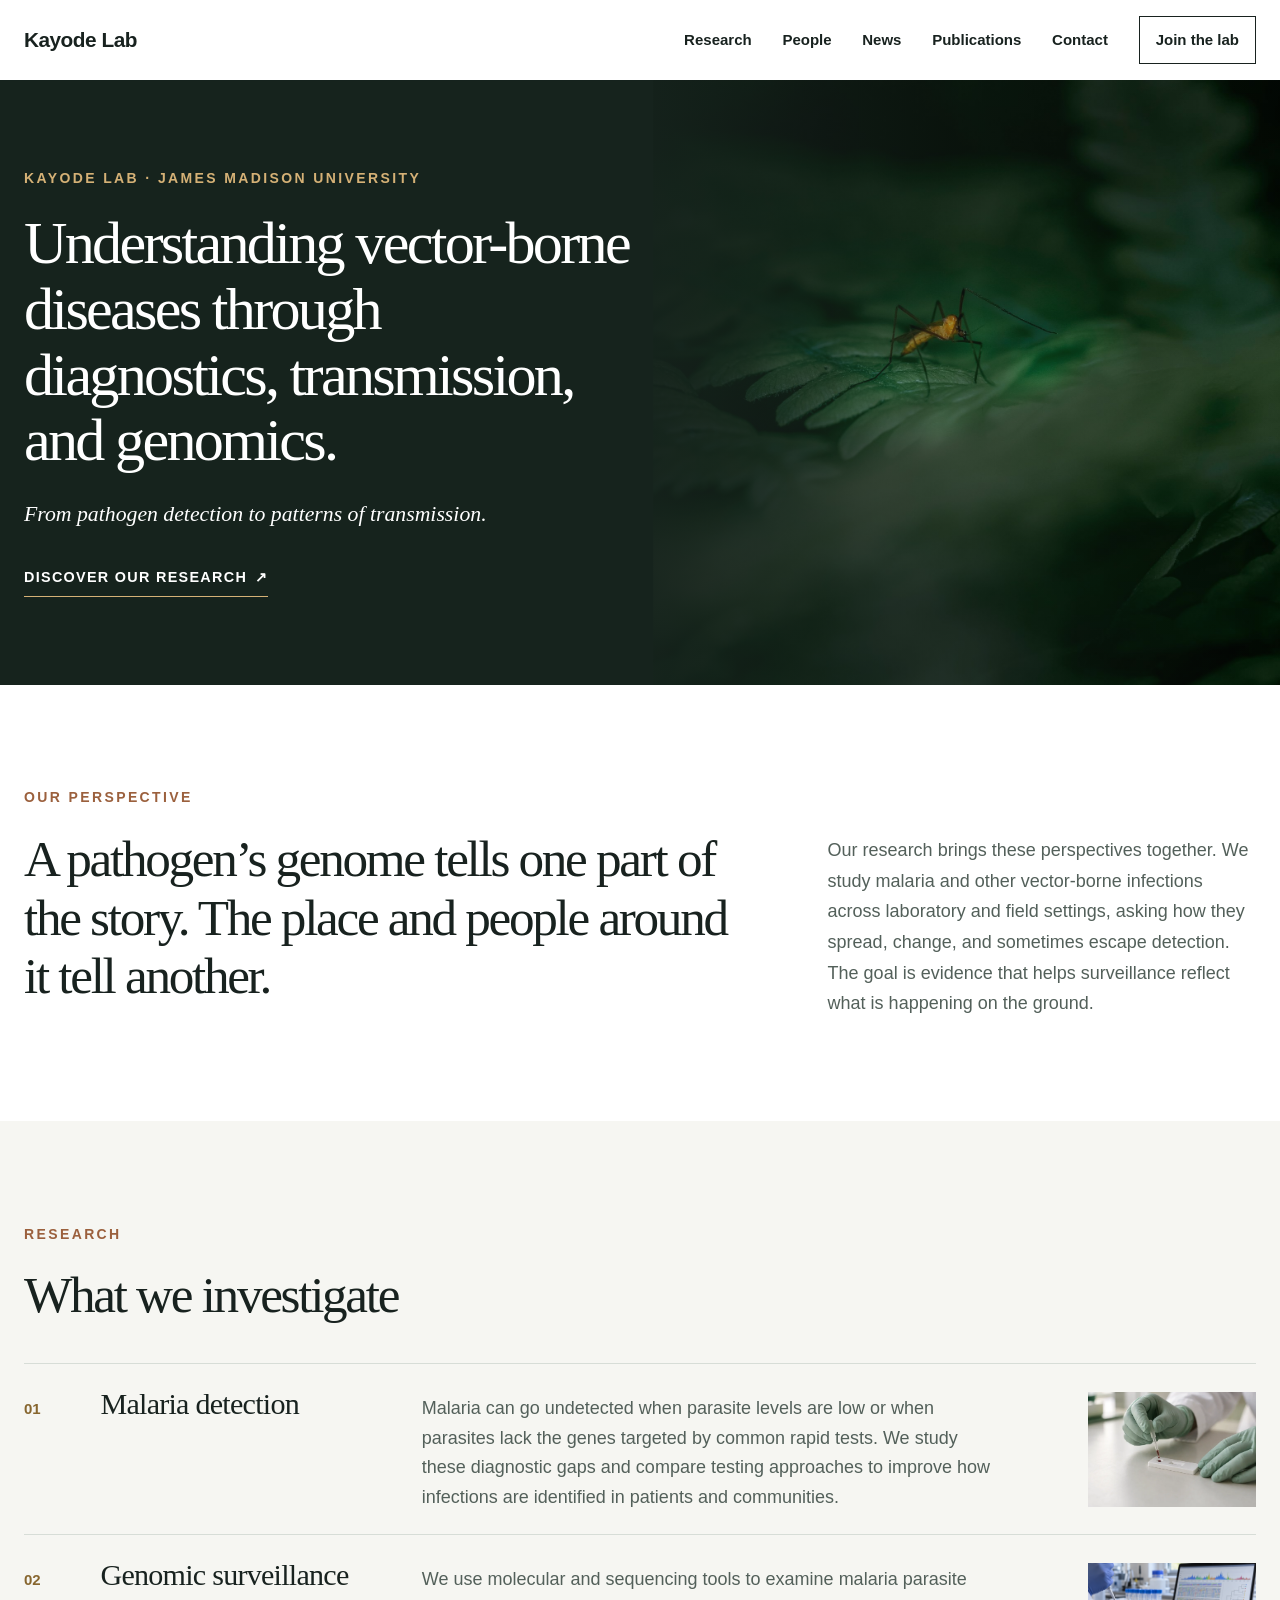
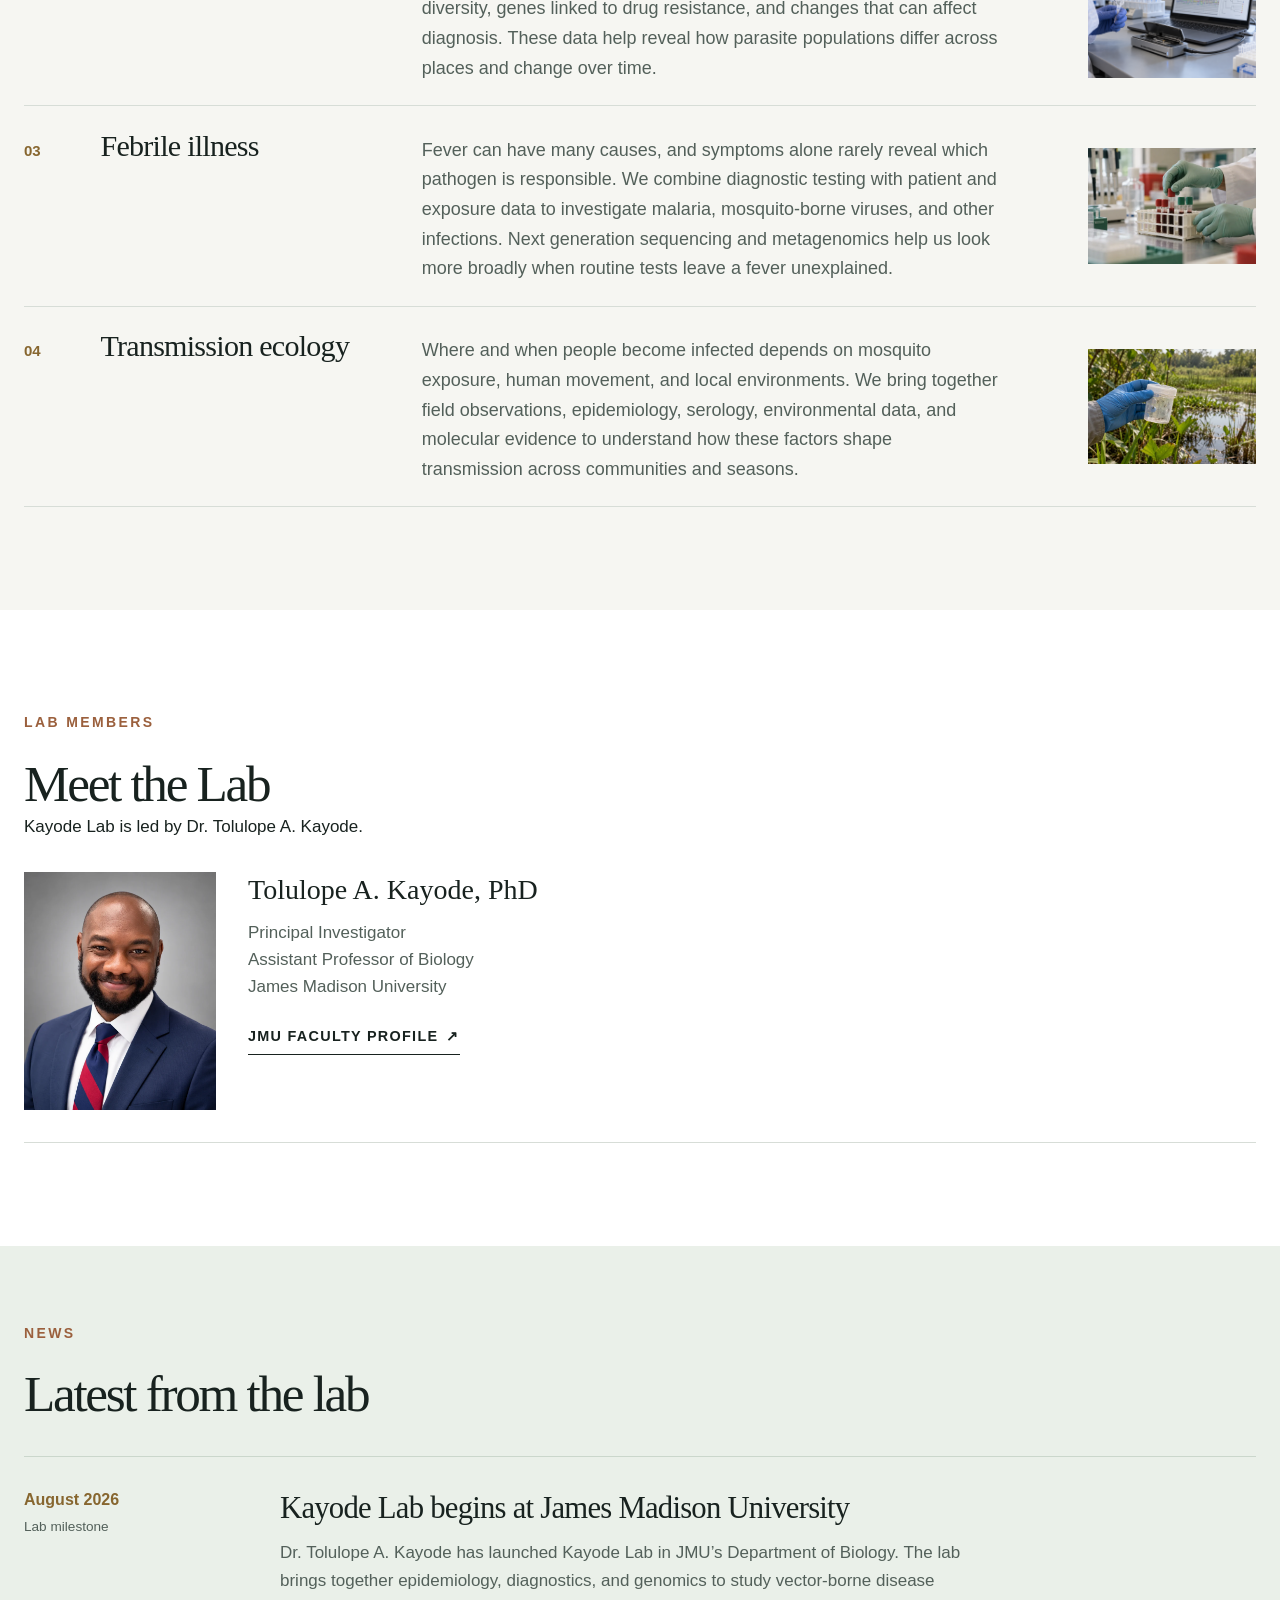
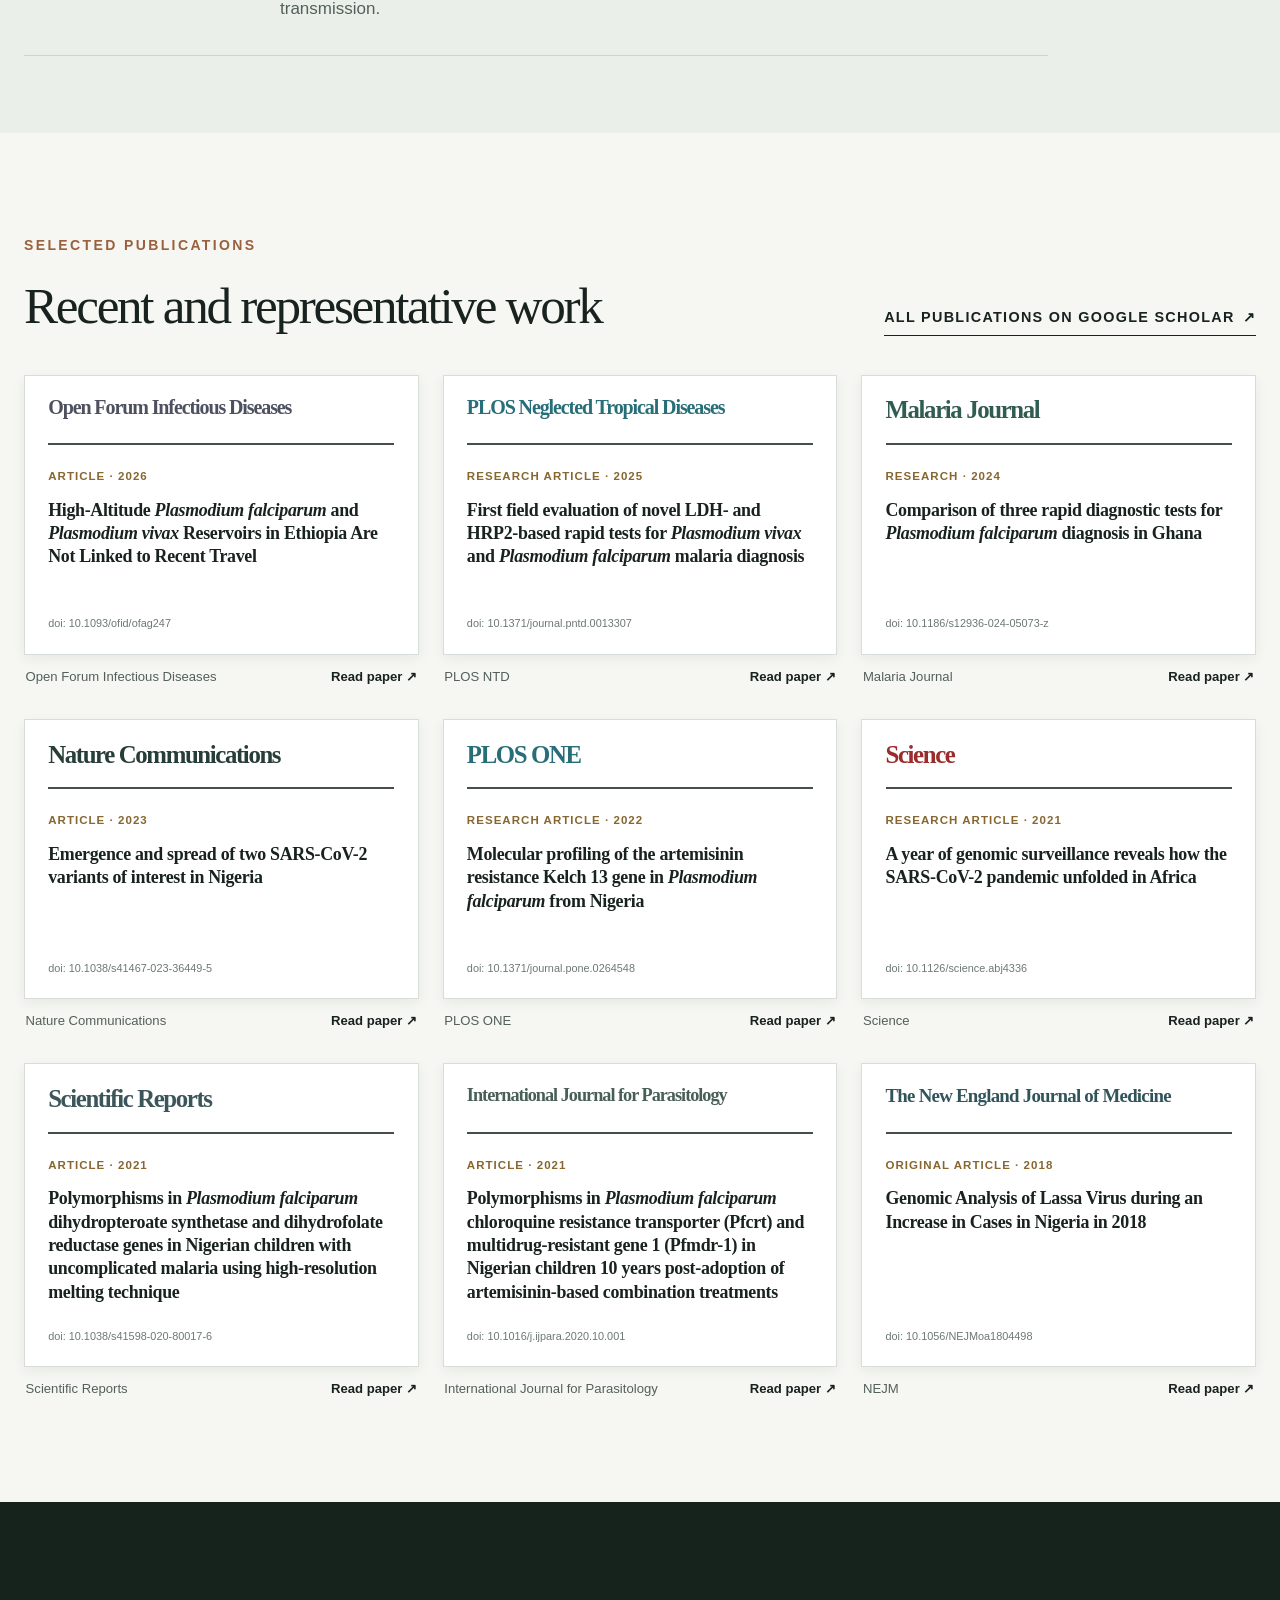
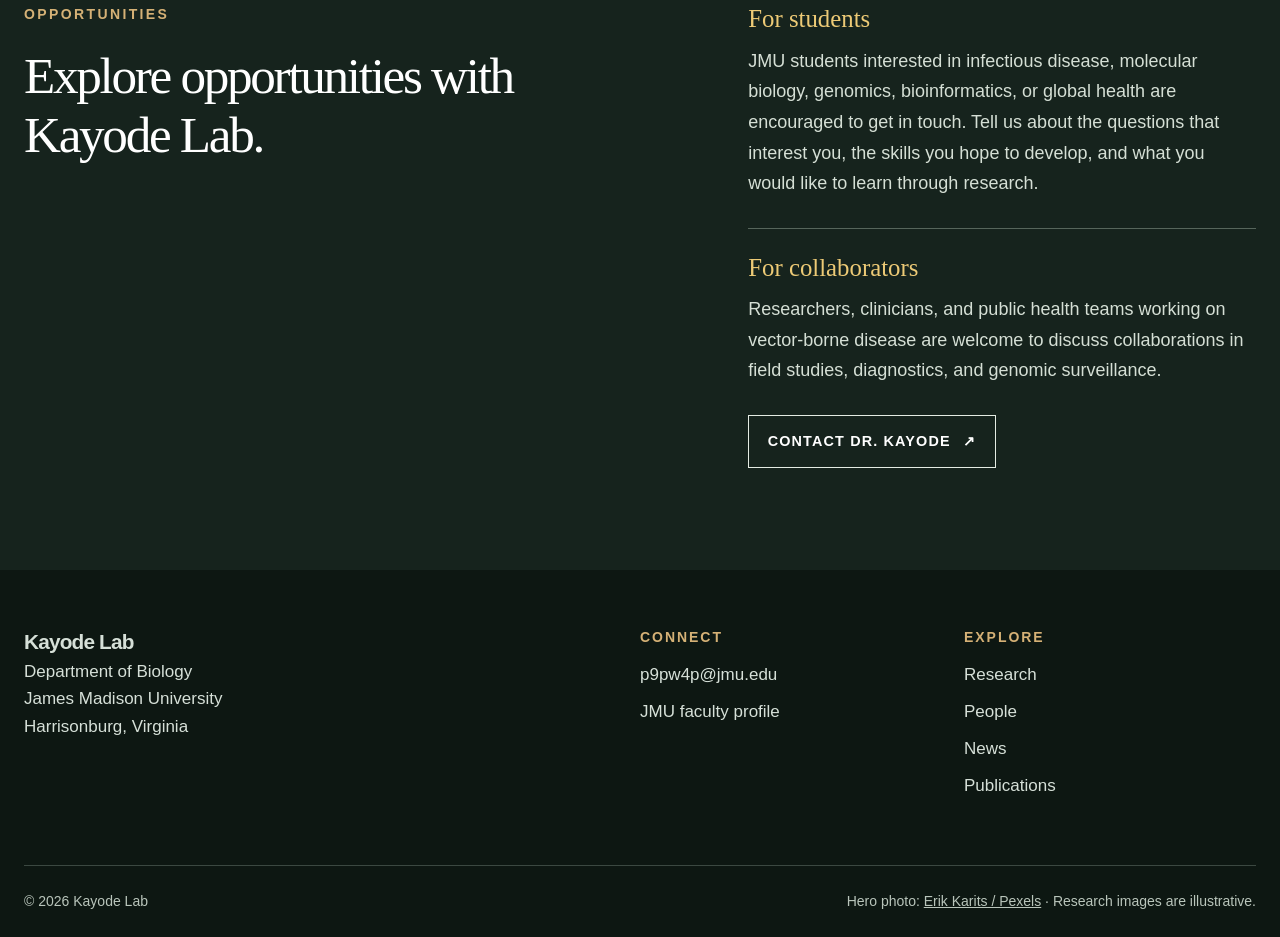
<file: index-2.html>
<!doctype html>
<html lang="en">
<head>
  <meta charset="utf-8">
  <meta name="viewport" content="width=device-width, initial-scale=1">
  <meta name="theme-color" content="#18221f">
  <meta name="description" content="Kayode Lab at James Madison University studies vector-borne disease through field epidemiology, molecular diagnostics, and pathogen genomics.">
  <title>Kayode Lab | Vector-Borne Disease Research</title>
  <link rel="preload" href="assets/mosquito-pexels.jpg" as="image" type="image/jpeg">
  <link rel="stylesheet" href="styles.css?v=20260927-3">
  <script src="script.js" defer></script>
</head>
<body>
  <a class="skip-link" href="#main">Skip to content</a>
  <header class="site-header" id="top">
    <div class="header-inner wrap">
      <a class="wordmark" href="#top" aria-label="Kayode Lab, home"><span class="wordmark-name">Kayode</span> <span class="wordmark-lab">Lab</span></a>
      <button class="menu-toggle" type="button" aria-expanded="false" aria-controls="primary-nav" aria-label="Open menu"><span></span><span></span><span></span></button>
      <nav id="primary-nav" class="primary-nav" aria-label="Main navigation">
        <a href="#research">Research</a>
        <a href="#people">People</a>
        <a href="#news">News</a>
        <a href="https://scholar.google.com/citations?hl=en&amp;user=4zWHbgIAAAAJ" target="_blank" rel="noopener noreferrer">Publications</a>
        <a href="#contact">Contact</a>
        <a class="nav-join" href="#join">Join the lab</a>
      </nav>
    </div>
  </header>

  <main id="main">
    <section class="hero" aria-labelledby="hero-title">
      <div class="hero-inner wrap">
        <p class="eyebrow">Kayode Lab · James Madison University</p>
        <h1 id="hero-title">Understanding vector-borne diseases through diagnostics, transmission, and genomics.</h1>
        <p class="hero-statement">From pathogen detection to patterns of transmission.</p>
        <a class="text-link light" href="#research">Discover our research <span aria-hidden="true">↗</span></a>
      </div>
    </section>

    <section class="perspective section-pad" aria-labelledby="perspective-title">
      <div class="wrap perspective-grid">
        <div>
          <p class="section-label">Our perspective</p>
          <h2 id="perspective-title">A pathogen’s genome tells one part of the story. The place and people around it tell another.</h2>
        </div>
        <p class="perspective-copy">Our research brings these perspectives together. We study malaria and other vector-borne infections across laboratory and field settings, asking how they spread, change, and sometimes escape detection. The goal is evidence that helps surveillance reflect what is happening on the ground.</p>
      </div>
    </section>

    <section class="research section-pad" id="research" aria-labelledby="research-title">
      <div class="wrap">
        <div class="section-heading">
          <div><p class="section-label">Research</p><h2 id="research-title">What we investigate</h2></div>
        </div>
        <div class="research-list">
          <article class="research-item"><div class="research-copy"><span class="number">01</span><h3>Malaria detection</h3><p>Malaria can go undetected when parasite levels are low or when parasites lack the genes targeted by common rapid tests. We study these diagnostic gaps and compare testing approaches to improve how infections are identified in patients and communities.</p></div><img class="research-image" src="assets/malaria-detection.webp" alt="Illustrative image of a malaria rapid diagnostic test in a laboratory" width="960" height="720" loading="lazy"></article>
          <article class="research-item"><div class="research-copy"><span class="number">02</span><h3>Genomic surveillance</h3><p>We use molecular and sequencing tools to examine malaria parasite diversity, genes linked to drug resistance, and changes that can affect diagnosis. These data help reveal how parasite populations differ across places and change over time.</p></div><img class="research-image" src="assets/genomic-surveillance-sequencing.png" alt="Illustrative image of a portable DNA sequencer connected to a laptop displaying sequence data and a phylogenetic tree" width="1448" height="1086" loading="lazy"></article>
          <article class="research-item"><div class="research-copy"><span class="number">03</span><h3>Febrile illness</h3><p>Fever can have many causes, and symptoms alone rarely reveal which pathogen is responsible. We combine diagnostic testing with patient and exposure data to investigate malaria, mosquito-borne viruses, and other infections. Next generation sequencing and metagenomics help us look more broadly when routine tests leave a fever unexplained.</p></div><img class="research-image" src="assets/febrile-illness.webp" alt="Illustrative image of blood samples in a laboratory" width="960" height="720" loading="lazy"></article>
          <article class="research-item"><div class="research-copy"><span class="number">04</span><h3>Transmission ecology</h3><p>Where and when people become infected depends on mosquito exposure, human movement, and local environments. We bring together field observations, epidemiology, serology, environmental data, and molecular evidence to understand how these factors shape transmission across communities and seasons.</p></div><img class="research-image" src="assets/transmission-ecology.webp" alt="Illustrative image of a mosquito collection container beside wetland vegetation" width="960" height="720" loading="lazy"></article>
        </div>
      </div>
    </section>

    <section class="people section-pad" id="people" aria-labelledby="people-title">
      <div class="wrap people-grid">
        <div>
          <p class="section-label">Lab members</p>
          <h2 id="people-title">Meet the Lab</h2>
          <p>Kayode Lab is led by Dr. Tolulope A. Kayode.</p>
        </div>
        <div class="pi-detail">
          <img class="pi-photo" src="assets/tolulope-kayode.webp" alt="Dr. Tolulope A. Kayode" width="750" height="932" loading="lazy" decoding="async">
          <div>
            <h3>Tolulope A. Kayode, PhD</h3>
            <p>Principal Investigator<br>Assistant Professor of Biology<br>James Madison University</p>
            <a class="text-link" href="https://www.jmu.edu/biology/people/current-people/faculty/faculty-kayode.shtml" target="_blank" rel="noopener noreferrer">JMU faculty profile <span aria-hidden="true">↗</span></a>
          </div>
        </div>
      </div>
      <!-- Add future lab member profiles inside member-list. See UPDATE_GUIDE.md. -->
      <div class="wrap member-list"></div>
    </section>

    <section class="news section-pad" id="news" aria-labelledby="news-title">
      <div class="wrap">
        <p class="section-label">News</p>
        <h2 id="news-title">Latest from the lab</h2>
        <div class="news-list">
          <article class="news-item">
            <div class="news-meta"><time class="news-year" datetime="2026-08">August 2026</time><span>Lab milestone</span></div>
            <div class="news-story">
              <h3>Kayode Lab begins at James Madison University</h3>
              <p>Dr. Tolulope A. Kayode has launched Kayode Lab in JMU’s Department of Biology. The lab brings together epidemiology, diagnostics, and genomics to study vector-borne disease transmission.</p>
            </div>
          </article>
        </div>
      </div>
    </section>

    <section class="publications section-pad" id="publications" aria-labelledby="publications-title">
      <div class="wrap">
        <div class="section-heading"><div><p class="section-label">Selected publications</p><h2 id="publications-title">Recent and representative work</h2></div><a class="text-link" href="https://scholar.google.com/citations?hl=en&amp;user=4zWHbgIAAAAJ" target="_blank" rel="noopener noreferrer">All publications on Google Scholar <span aria-hidden="true">↗</span></a></div>
        <div class="paper-grid" aria-label="Selected papers; each preview opens the paper">
          <a class="paper-card" href="https://doi.org/10.1093/ofid/ofag247" target="_blank" rel="noopener noreferrer"><span class="paper-page"><span class="paper-masthead ofid">Open Forum Infectious Diseases</span><span class="paper-rule"></span><span class="paper-kicker">Article · 2026</span><strong>High-Altitude <em>Plasmodium falciparum</em> and <em>Plasmodium vivax</em> Reservoirs in Ethiopia Are Not Linked to Recent Travel</strong><span class="paper-doi">doi: 10.1093/ofid/ofag247</span></span><span class="paper-meta">Open Forum Infectious Diseases <span>Read paper ↗</span></span></a>
          <a class="paper-card" href="https://doi.org/10.1371/journal.pntd.0013307" target="_blank" rel="noopener noreferrer"><span class="paper-page"><span class="paper-masthead plos">PLOS Neglected Tropical Diseases</span><span class="paper-rule"></span><span class="paper-kicker">Research article · 2025</span><strong>First field evaluation of novel LDH- and HRP2-based rapid tests for <em>Plasmodium vivax</em> and <em>Plasmodium falciparum</em> malaria diagnosis</strong><span class="paper-doi">doi: 10.1371/journal.pntd.0013307</span></span><span class="paper-meta">PLOS NTD <span>Read paper ↗</span></span></a>
          <a class="paper-card" href="https://doi.org/10.1186/s12936-024-05073-z" target="_blank" rel="noopener noreferrer"><span class="paper-page"><span class="paper-masthead malaria">Malaria Journal</span><span class="paper-rule"></span><span class="paper-kicker">Research · 2024</span><strong>Comparison of three rapid diagnostic tests for <em>Plasmodium falciparum</em> diagnosis in Ghana</strong><span class="paper-doi">doi: 10.1186/s12936-024-05073-z</span></span><span class="paper-meta">Malaria Journal <span>Read paper ↗</span></span></a>
          <a class="paper-card" href="https://doi.org/10.1038/s41467-023-36449-5" target="_blank" rel="noopener noreferrer"><span class="paper-page"><span class="paper-masthead nature">Nature Communications</span><span class="paper-rule"></span><span class="paper-kicker">Article · 2023</span><strong>Emergence and spread of two SARS-CoV-2 variants of interest in Nigeria</strong><span class="paper-doi">doi: 10.1038/s41467-023-36449-5</span></span><span class="paper-meta">Nature Communications <span>Read paper ↗</span></span></a>
          <a class="paper-card" href="https://doi.org/10.1371/journal.pone.0264548" target="_blank" rel="noopener noreferrer"><span class="paper-page"><span class="paper-masthead plosone">PLOS ONE</span><span class="paper-rule"></span><span class="paper-kicker">Research article · 2022</span><strong>Molecular profiling of the artemisinin resistance Kelch 13 gene in <em>Plasmodium falciparum</em> from Nigeria</strong><span class="paper-doi">doi: 10.1371/journal.pone.0264548</span></span><span class="paper-meta">PLOS ONE <span>Read paper ↗</span></span></a>
          <a class="paper-card" href="https://doi.org/10.1126/science.abj4336" target="_blank" rel="noopener noreferrer"><span class="paper-page"><span class="paper-masthead science">Science</span><span class="paper-rule"></span><span class="paper-kicker">Research article · 2021</span><strong>A year of genomic surveillance reveals how the SARS-CoV-2 pandemic unfolded in Africa</strong><span class="paper-doi">doi: 10.1126/science.abj4336</span></span><span class="paper-meta">Science <span>Read paper ↗</span></span></a>
          <a class="paper-card" href="https://doi.org/10.1038/s41598-020-80017-6" target="_blank" rel="noopener noreferrer"><span class="paper-page"><span class="paper-masthead reports">Scientific Reports</span><span class="paper-rule"></span><span class="paper-kicker">Article · 2021</span><strong>Polymorphisms in <em>Plasmodium falciparum</em> dihydropteroate synthetase and dihydrofolate reductase genes in Nigerian children with uncomplicated malaria using high-resolution melting technique</strong><span class="paper-doi">doi: 10.1038/s41598-020-80017-6</span></span><span class="paper-meta">Scientific Reports <span>Read paper ↗</span></span></a>
          <a class="paper-card" href="https://doi.org/10.1016/j.ijpara.2020.10.001" target="_blank" rel="noopener noreferrer"><span class="paper-page"><span class="paper-masthead ijpara">International Journal for Parasitology</span><span class="paper-rule"></span><span class="paper-kicker">Article · 2021</span><strong>Polymorphisms in <em>Plasmodium falciparum</em> chloroquine resistance transporter (Pfcrt) and multidrug-resistant gene 1 (Pfmdr-1) in Nigerian children 10 years post-adoption of artemisinin-based combination treatments</strong><span class="paper-doi">doi: 10.1016/j.ijpara.2020.10.001</span></span><span class="paper-meta">International Journal for Parasitology <span>Read paper ↗</span></span></a>
          <a class="paper-card" href="https://doi.org/10.1056/NEJMoa1804498" target="_blank" rel="noopener noreferrer"><span class="paper-page"><span class="paper-masthead nejm">The New England Journal of Medicine</span><span class="paper-rule"></span><span class="paper-kicker">Original article · 2018</span><strong>Genomic Analysis of Lassa Virus during an Increase in Cases in Nigeria in 2018</strong><span class="paper-doi">doi: 10.1056/NEJMoa1804498</span></span><span class="paper-meta">NEJM <span>Read paper ↗</span></span></a>
        </div>
      </div>
    </section>

    <section class="join-section section-pad" id="join" aria-labelledby="join-title">
      <div class="wrap join-grid">
        <div><p class="section-label">Opportunities</p><h2 id="join-title">Explore opportunities with Kayode Lab.</h2></div>
        <div>
          <div class="join-path"><h3>For students</h3><p>JMU students interested in infectious disease, molecular biology, genomics, bioinformatics, or global health are encouraged to get in touch. Tell us about the questions that interest you, the skills you hope to develop, and what you would like to learn through research.</p></div>
          <div class="join-path"><h3>For collaborators</h3><p>Researchers, clinicians, and public health teams working on vector-borne disease are welcome to discuss collaborations in field studies, diagnostics, and genomic surveillance.</p></div>
          <a class="outline-link" href="mailto:p9pw4p@jmu.edu?subject=Kayode%20Lab%20inquiry">Contact Dr. Kayode <span aria-hidden="true">↗</span></a>
        </div>
      </div>
    </section>
  </main>

  <footer class="site-footer" id="contact">
    <div class="wrap footer-grid"><div><a class="footer-brand" href="#top">Kayode Lab</a><p>Department of Biology<br>James Madison University<br>Harrisonburg, Virginia</p></div><div><p class="footer-heading">Connect</p><a href="mailto:p9pw4p@jmu.edu">p9pw4p@jmu.edu</a><a href="https://www.jmu.edu/biology/people/current-people/faculty/faculty-kayode.shtml" target="_blank" rel="noopener noreferrer">JMU faculty profile</a></div><div><p class="footer-heading">Explore</p><a href="#research">Research</a><a href="#people">People</a><a href="#news">News</a><a href="https://scholar.google.com/citations?hl=en&amp;user=4zWHbgIAAAAJ" target="_blank" rel="noopener noreferrer">Publications</a></div></div>
    <div class="wrap footer-bottom"><span>© 2026 Kayode Lab</span><span>Hero photo: <a href="https://www.pexels.com/photo/a-mosquito-on-a-leaf-10389982/" target="_blank" rel="noopener noreferrer">Erik Karits / Pexels</a> · Research images are illustrative.</span></div>
  </footer>
</body>
</html>
</file>
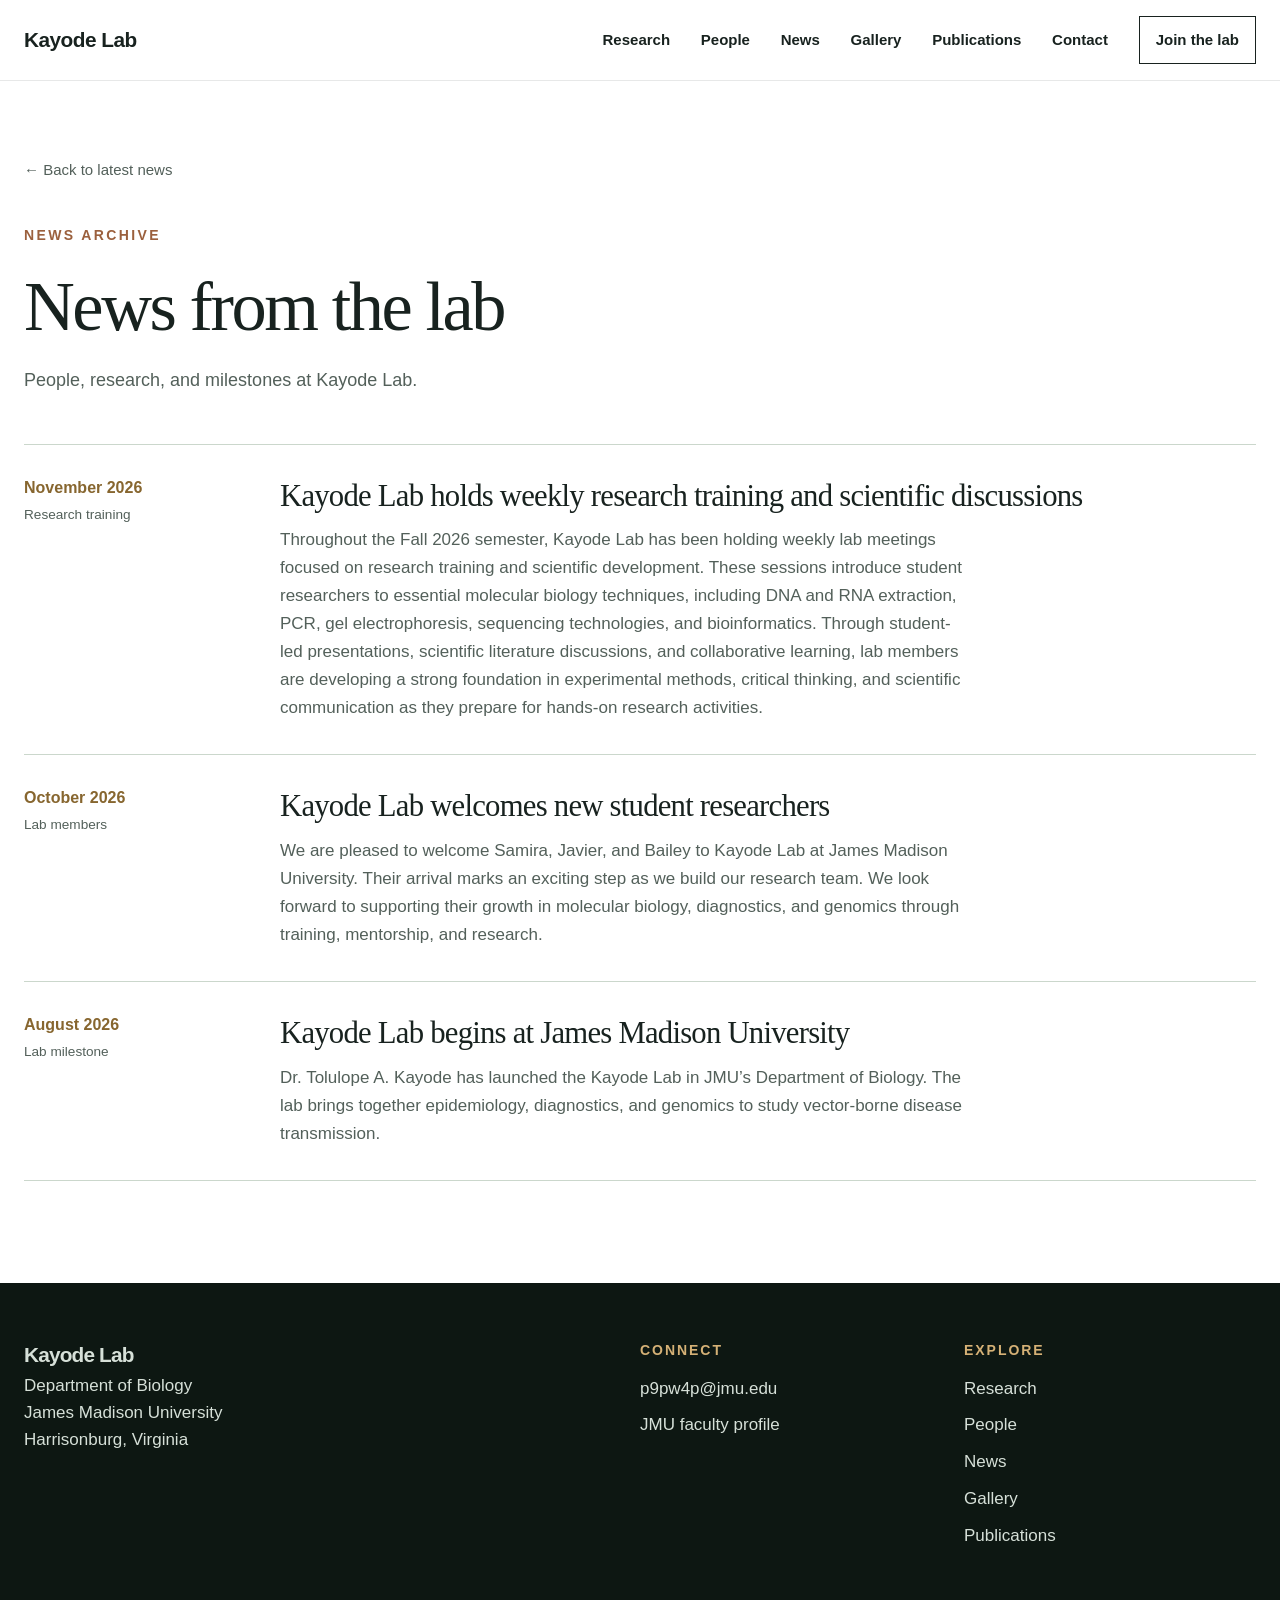
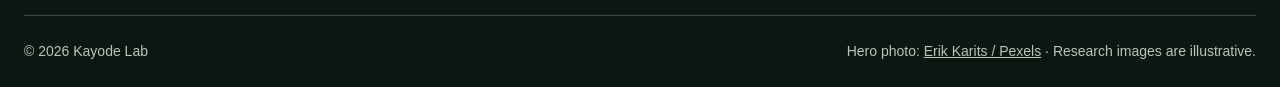
<file: news.html>
<!doctype html>
<html lang="en">
<head>
  <meta charset="utf-8">
  <meta name="viewport" content="width=device-width, initial-scale=1">
  <meta name="theme-color" content="#18221f">
  <meta name="description" content="News and milestones from Kayode Lab at James Madison University.">
  <title>News archive | Kayode Lab</title>
  <script src="navigation.js?v=20261001-navigation2"></script>
  <link rel="stylesheet" href="styles.css?v=20261001-navigation2">
  <script src="cms-content.js?v=20261001-navigation2" defer></script>
  <script src="script.js?v=20261001-navigation2" defer></script>
  <script src="site-editor.js?v=20261004-editor1" defer></script>
</head>
  
<body class="gallery-page news-page">
  <a class="skip-link" href="#main">Skip to content</a>
  <header class="site-header" id="top">
    <div class="header-inner wrap">
      <a class="wordmark" href="index.html" aria-label="Kayode Lab, home"><span class="wordmark-name">Kayode</span> <span class="wordmark-lab">Lab</span></a>
      <button class="menu-toggle" type="button" aria-expanded="false" aria-controls="primary-nav" aria-label="Open menu"><span></span><span></span><span></span></button>
      <nav id="primary-nav" class="primary-nav" aria-label="Main navigation">
        <a href="index.html#research">Research</a>
        <a href="index.html#people">People</a>
        <a href="news.html" aria-current="page">News</a>
        <a href="gallery.html">Gallery</a>
        <a href="https://scholar.google.com/citations?hl=en&amp;user=4zWHbgIAAAAJ" target="_blank" rel="noopener noreferrer">Publications</a>
        <a href="index.html#contact">Contact</a>
        <a class="nav-join" href="index.html#join">Join the lab</a>
      </nav>
    </div>
  </header>
  <main id="main" class="gallery-main news-archive-main">
    <div class="wrap">
      <header class="gallery-intro">
        <a class="gallery-back" href="index.html#news">← Back to latest news</a>
        <p class="section-label">News archive</p>
        <h1>News from the lab</h1>
        <p class="gallery-intro-copy">People, research, and milestones at Kayode Lab.</p>
      </header>
      <div class="news-list" data-news-list>
          <article class="news-item">
            <div class="news-meta"><time class="news-year" datetime="2026-10">October 2026</time><span>Lab members</span></div>
            <div class="news-story">
              <h3>Kayode Lab welcomes new student researchers</h3>
              <p>We are pleased to welcome Samira Farooque, Javier Cuahtli Molina, and Bailey Brock to Kayode Lab at James Madison University. Their arrival marks an exciting step as we build our research team. We look forward to supporting their growth in molecular biology, diagnostics, and genomics through training, mentorship, and research.</p>
            </div>
          </article>
          <article class="news-item">
            <div class="news-meta"><time class="news-year" datetime="2026-08">August 2026</time><span>Lab milestone</span></div>
            <div class="news-story">
              <h3>Kayode Lab begins at James Madison University</h3>
              <p>Dr. Tolulope A. Kayode has launched Kayode Lab in JMU’s Department of Biology. The lab brings together epidemiology, diagnostics, and genomics to study vector-borne disease transmission.</p>
            </div>
          </article>
      </div>
    </div>
  </main>
  <footer class="site-footer" id="contact">
    <div class="wrap footer-grid"><div><a class="footer-brand" href="index.html">Kayode Lab</a><p>Department of Biology<br>James Madison University<br>Harrisonburg, Virginia</p></div><div><p class="footer-heading">Connect</p><a href="mailto:p9pw4p@jmu.edu">p9pw4p@jmu.edu</a><a href="https://www.jmu.edu/biology/people/current-people/faculty/faculty-kayode.shtml" target="_blank" rel="noopener noreferrer">JMU faculty profile</a></div><div><p class="footer-heading">Explore</p><a href="index.html#research">Research</a><a href="index.html#people">People</a><a href="index.html#news">News</a><a href="gallery.html">Gallery</a><a href="https://scholar.google.com/citations?hl=en&amp;user=4zWHbgIAAAAJ" target="_blank" rel="noopener noreferrer">Publications</a></div></div>
    <div class="wrap footer-bottom"><span>© 2026 Kayode Lab</span><span>Hero photo: <a href="https://www.pexels.com/photo/a-mosquito-on-a-leaf-10389982/" target="_blank" rel="noopener noreferrer">Erik Karits / Pexels</a> · Research images are illustrative.</span></div>
  </footer>
<!-- Cloudflare Web Analytics -->
<script type="module"
  src="https://static.cloudflareinsights.com/beacon.min.js"
  data-cf-beacon='{"token":"c8604db7d9a0423f86e18057ab9093e6"}'>
</script>
<!-- End Cloudflare Web Analytics -->
</body>
</html>
</file>
<file: styles.css>
:root{--paper:#f6f6f2;--white:#fff;--ink:#18221f;--secondary:#53605a;--line:#d7ddd7;--accent:#9b603d;--gold:#d5b176;--gold-ink:#87662f;--dark:#16231d;--header-height:5rem;scroll-behavior:smooth}
*,*::before,*::after{box-sizing:border-box}
html{scroll-padding-top:calc(var(--header-height) + 1rem)}
body{margin:0;padding-top:var(--header-height);color:var(--ink);background:var(--paper);font-family:Arial,Helvetica,sans-serif;font-size:1.0625rem;line-height:1.55}
a{color:inherit}
button{font:inherit}
img{max-width:100%;display:block}
em{font-style:italic}
:focus-visible{outline:3px solid #b1744e;outline-offset:4px}
.wrap{width:min(100% - 3rem,1240px);margin-inline:auto}
.skip-link{position:absolute;top:-5rem;left:1rem;padding:.7rem 1rem;background:var(--white);z-index:100}
.skip-link:focus{top:1rem}
.site-header{background:var(--white);position:fixed;top:0;left:0;right:0;z-index:50;box-shadow:0 1px 0 rgba(24,34,31,.1)}
.header-inner{min-height:5rem;display:flex;justify-content:space-between;align-items:center;gap:2rem}
.wordmark{display:inline-flex;align-items:baseline;gap:.35rem;text-decoration:none;white-space:nowrap}
.wordmark-name,.wordmark-lab{font:600 1.3rem/1.2 Arial,Helvetica,sans-serif;letter-spacing:-.025em;color:var(--ink)}
.primary-nav{display:flex;align-items:center;gap:clamp(1rem,2.4vw,2rem)}
.primary-nav a{text-decoration:none;font-size:.9375rem;font-weight:700;padding:.5rem 0}
.primary-nav a:hover,.site-footer a:hover{text-decoration:underline;text-underline-offset:.35em}
.primary-nav .nav-join{border:1px solid var(--ink);padding:.7rem 1rem;white-space:nowrap}
.menu-toggle{display:none}
.hero{min-height:37rem;position:relative;isolation:isolate;overflow:hidden;background:var(--dark);color:#fff;display:flex;align-items:center}
.hero::before{content:"";position:absolute;top:0;right:0;bottom:0;width:49%;z-index:-2;background:url("assets/mosquito-pexels.jpg") center 48%/cover no-repeat;transform:scaleX(-1)}
.hero::after{content:"";position:absolute;inset:0;z-index:-1;background:linear-gradient(90deg,#16231d 0%,#16231d 47%,rgba(22,35,29,.44) 74%,rgba(22,35,29,.08) 100%)}
.hero-inner{padding-block:5.5rem}
.eyebrow,.section-label{margin:0 0 1.3rem;text-transform:uppercase;letter-spacing:.17em;font-size:.875rem;font-weight:700}
.eyebrow{color:var(--gold)}
h1,h2,h3,p{margin-top:0}
h1,h2{font-family:Georgia,'Times New Roman',serif;font-weight:400;letter-spacing:-.045em}
h1{font-size:clamp(3rem,4.7vw,4.75rem);line-height:1.09;max-width:38rem;margin-bottom:1.65rem}
.hero-statement{font:italic 400 clamp(1.2rem,1.7vw,1.5rem)/1.45 Georgia,'Times New Roman',serif;max-width:36rem;margin-bottom:2.1rem}
.text-link{display:inline-flex;align-items:center;gap:.5rem;text-decoration:none;border-bottom:1px solid currentColor;padding-bottom:.45rem;font-size:.9rem;text-transform:uppercase;letter-spacing:.09em;font-weight:700}
.text-link.light{color:#fff;border-color:var(--gold)}
.text-link:hover{gap:.85rem}
.section-pad{padding-block:clamp(4.5rem,8vw,7rem)}
.section-label{color:var(--accent)}
h2{font-size:clamp(2.15rem,4vw,3.6rem);line-height:1.15;margin-bottom:0}
.perspective{background:var(--white)}
.perspective-grid{display:grid;grid-template-columns:1.25fr .75fr;gap:clamp(3rem,7vw,8rem)}
.perspective-copy{font-size:1.125rem;line-height:1.7;color:var(--secondary);margin:3rem 0 0}
.research{background:var(--paper)}
.section-heading{display:flex;justify-content:space-between;align-items:end;gap:2rem;margin-bottom:2.4rem}
.section-heading>p{max-width:18rem;margin:0;color:var(--secondary);line-height:1.6}
.research-list{border-top:1px solid var(--line)}
.research-item{display:grid;grid-template-columns:minmax(0,1fr) 10.5rem;gap:clamp(1.5rem,4vw,4rem);align-items:center;border-bottom:1px solid var(--line);padding:1.35rem 0}
.research-image{display:block;width:100%;height:7.2rem;object-fit:cover;background:#dbe2da}
.research-copy{display:grid;grid-template-columns:2.7rem minmax(12rem,18rem) minmax(0,1fr);gap:clamp(1rem,2.6vw,2.5rem);align-items:baseline}
.number{color:var(--gold-ink);font-size:.9375rem;font-weight:700}
.research-item h3{font:400 clamp(1.6rem,2.35vw,2.05rem)/1.2 Georgia,'Times New Roman',serif;letter-spacing:-.025em;margin:0}
.research-item p{font-size:1.125rem;color:var(--secondary);line-height:1.65;max-width:36rem;margin:0}
.join-section .section-label{color:var(--gold)}
.people{background:var(--white)}
.people-intro{display:block}
.pi-detail{display:grid;grid-template-columns:clamp(9rem,16vw,12rem) minmax(0,1fr);gap:2rem;align-items:start;border-bottom:1px solid var(--line);padding:0 0 2rem;margin-top:2rem}
.pi-photo{display:block;width:100%;height:auto;aspect-ratio:750/932;object-fit:cover;object-position:center top;background:#e0e6e0}
.pi-detail h3{font:400 1.75rem Georgia,'Times New Roman',serif;line-height:1.25;margin:0 0 .75rem}
.pi-detail p{line-height:1.6;color:var(--secondary);margin:0 0 1.4rem}
/* Lab member profiles */
.member-links{display:flex;flex-wrap:wrap;align-items:center;gap:.8rem 1.5rem}
.member-links .text-link{font-size:.875rem;white-space:nowrap}
.student-section{margin-top:2.25rem}
.student-heading{font-size:.875rem;font-weight:700;letter-spacing:.14em;text-transform:uppercase;color:var(--gold-ink);margin:0 0 1.4rem}
.member-list{display:grid;grid-template-columns:repeat(2,minmax(0,1fr));gap:3rem}
.member-card{min-width:0;display:flex;flex-direction:column}
.member-overview{display:grid;grid-template-columns:9.5rem minmax(0,1fr);gap:1.5rem;align-items:start}
.member-photo{display:block;width:9.5rem;height:11.875rem;object-fit:cover;object-position:center center;background:#e0e6e0}
.member-card h3{font:400 1.75rem/1.2 Georgia,'Times New Roman',serif;letter-spacing:-.02em;margin:0 0 .45rem}
.member-role{color:var(--gold-ink);font-size:.875rem;font-weight:700;margin:0 0 .8rem}
.member-academic{font-size:1rem;color:var(--secondary);line-height:1.55;margin:0 0 .9rem}
.member-bio{font-size:1.0625rem;line-height:1.7;color:var(--secondary);margin:1.5rem 0}
.member-card .member-links{margin-top:auto;padding-top:.3rem}
.member-links .member-email{font-family:Arial,Helvetica,sans-serif;font-weight:400;letter-spacing:0;text-transform:none;white-space:normal;overflow-wrap:anywhere}
.news{background:#eaf0e9}
.news.section-pad{padding-block:clamp(4rem,6vw,5.5rem)}
.news h2{margin-bottom:2rem}
.news-list{border-top:1px solid #cbd7cc}
.news-item{display:grid;grid-template-columns:12rem minmax(0,1fr);gap:clamp(2rem,5vw,5rem);border-bottom:1px solid #cbd7cc;padding:2rem 0;max-width:64rem}
.news-meta{display:flex;flex-direction:column;gap:.35rem;color:var(--secondary);font-size:.85rem;line-height:1.4}
.news-year{color:var(--gold-ink);font-weight:700;font-size:1rem}
.news-story h3{font:400 clamp(1.5rem,2.4vw,2rem)/1.25 Georgia,'Times New Roman',serif;letter-spacing:-.025em;margin:0 0 .7rem}
.news-story p{color:var(--secondary);line-height:1.65;max-width:43rem;margin:0}
.publications{background:var(--paper)}
.paper-grid{display:grid;grid-template-columns:repeat(3,minmax(0,1fr));gap:2rem 1.5rem}
.paper-card{min-width:0;text-decoration:none;display:flex;flex-direction:column}
.paper-page{display:flex;flex:1;flex-direction:column;min-height:17.5rem;background:#fff;border:1px solid var(--line);padding:1.35rem 1.45rem;box-shadow:0 4px 12px #1a2c2210;transition:transform .2s ease,box-shadow .2s ease}
.paper-card:hover .paper-page{transform:translateY(-3px);box-shadow:0 11px 25px #1a2c221c}
.paper-masthead{display:block;min-height:2.55rem;font:700 1.55rem/1.05 Georgia,'Times New Roman',serif;letter-spacing:-.055em}
.paper-masthead.science{color:#9b2c2c}.paper-masthead.nejm{font-size:1.18rem;color:#31545b;letter-spacing:-.04em}.paper-masthead.nature{color:#273d38}.paper-masthead.malaria{color:#315c51}.paper-masthead.reports{color:#3b555a}.paper-masthead.plos{font-size:1.25rem;color:#276e78}.paper-masthead.ofid{font-size:1.25rem;color:#4d515f}.paper-masthead.plosone{color:#276e78}.paper-masthead.ijpara{font-size:1.14rem;color:#485f57}
.paper-rule{border-top:2px solid currentColor;opacity:.8;margin:.3rem 0 1.45rem}
.paper-kicker{font-size:.72rem;letter-spacing:.09em;text-transform:uppercase;color:var(--gold-ink);font-weight:700;margin-bottom:.8rem}
.paper-page strong{font:700 clamp(1.1rem,1.4vw,1.35rem)/1.3 Georgia,'Times New Roman',serif;letter-spacing:-.018em}
.paper-doi{font-size:.68rem;color:#6c7972;margin-top:auto;padding-top:1.5rem;overflow-wrap:anywhere}
.paper-meta{display:flex;justify-content:space-between;gap:1rem;padding:.75rem .1rem 0;font-size:.82rem;color:var(--secondary)}
.paper-meta span{color:var(--ink);font-weight:700;white-space:nowrap}
.publications .section-heading .text-link{flex-shrink:0}
.join-section{background:var(--dark);color:#fff}
.join-grid{display:grid;grid-template-columns:1fr .8fr;gap:clamp(3rem,7vw,8rem);align-items:start}
.join-path h3{font:400 1.55rem/1.25 Georgia,'Times New Roman',serif;color:#edca76;margin:0 0 .65rem}
.join-path+.join-path{border-top:1px solid #56655b;padding-top:1.5rem;margin-top:.2rem}
.join-grid p:not(.section-label){line-height:1.7;color:#d5dfd5;font-size:1.125rem;margin:0 0 1.8rem}
.outline-link{display:inline-flex;gap:.8rem;align-items:center;padding:.9rem 1.15rem;border:1px solid #e4ebe3;text-decoration:none;font-size:.9rem;text-transform:uppercase;letter-spacing:.08em;font-weight:700}
.outline-link:hover{background:#fff;color:var(--dark)}
.site-footer{background:#0d1712;color:#d6e0d8;padding:3.5rem 0 1.5rem}
.footer-grid{display:grid;grid-template-columns:2fr 1fr 1fr;gap:2rem}
.footer-brand{font-size:1.3rem;font-weight:700;letter-spacing:-.04em;text-decoration:none}
.footer-grid p{line-height:1.6}
.footer-heading{font-size:.875rem;letter-spacing:.14em;text-transform:uppercase;font-weight:700;color:var(--gold)}
.footer-grid a:not(.footer-brand){display:block;margin-bottom:.65rem;text-decoration:none}
.footer-bottom{display:flex;flex-wrap:wrap;justify-content:space-between;gap:1rem 2rem;border-top:1px solid #3b4841;padding-top:1.5rem;margin-top:3.5rem;font-size:.875rem;line-height:1.6;color:#b9c5bb}
@media(max-width:1100px){.research-copy{grid-template-columns:2.5rem minmax(0,1fr);gap:.35rem 1.5rem}.research-copy p{grid-column:2}.paper-grid{grid-template-columns:repeat(2,minmax(0,1fr))}}
@media(max-width:900px){.member-list{grid-template-columns:1fr;gap:2.5rem}.member-overview{grid-template-columns:8.5rem minmax(0,1fr)}}
@media(max-width:900px){.menu-toggle{display:flex;width:2.75rem;height:2.75rem;flex-direction:column;justify-content:center;gap:.32rem;border:0;background:transparent;padding:.5rem}.menu-toggle span{display:block;width:100%;height:2px;background:var(--ink)}.primary-nav{display:none;position:absolute;top:100%;left:0;right:0;background:var(--white);padding:1rem;border-top:1px solid var(--line);box-shadow:0 14px 18px #15231a20;flex-direction:column;align-items:stretch;gap:.2rem}.primary-nav.is-open{display:flex}.primary-nav a{font-size:1rem;padding:.75rem}.primary-nav .nav-join{margin-top:.5rem;text-align:center}}
@media(max-width:850px){.primary-nav{gap:1rem}.primary-nav a{font-size:.9rem}}
@media(max-width:700px){.wrap{width:min(100% - 2rem,1240px)}.header-inner{min-height:4.5rem}.menu-toggle{display:flex;width:2.75rem;height:2.75rem;flex-direction:column;justify-content:center;gap:.32rem;border:0;background:transparent;padding:.5rem}.menu-toggle span{display:block;width:100%;height:2px;background:var(--ink)}.primary-nav{display:none;position:absolute;top:100%;left:0;right:0;background:var(--white);padding:1rem;border-top:1px solid var(--line);box-shadow:0 14px 18px #15231a20;flex-direction:column;align-items:stretch;gap:.2rem}.primary-nav.is-open{display:flex}.primary-nav a{font-size:1rem;padding:.75rem}.primary-nav .nav-join{margin-top:.5rem;text-align:center}.hero{min-height:38rem}.hero::before{background-position:40% center}.hero::after{background:linear-gradient(90deg,rgba(9,20,16,.9),rgba(9,20,16,.68) 72%,rgba(9,20,16,.35))}.hero-inner{padding-block:5rem 4rem}h1{max-width:35rem;font-size:clamp(2.9rem,8.5vw,4rem)}.perspective-grid,.join-grid{grid-template-columns:1fr;gap:2rem}.perspective-copy{margin:0}.section-heading{display:block}.section-heading>p{margin-top:1rem;max-width:35rem}.research-item{grid-template-columns:minmax(0,1fr) 7rem;gap:1.25rem;align-items:center}.research-image{width:7rem;height:6rem}.research-copy{grid-template-columns:1fr;gap:.35rem}.research-copy p{grid-column:1;font-size:1rem;line-height:1.5}.research-item h3{font-size:1.45rem}.footer-grid{grid-template-columns:1fr 1fr}.footer-grid>div:first-child{grid-column:1/-1}}
@media(max-width:430px){h1{font-size:clamp(2.55rem,9vw,3rem)}.hero{min-height:40rem}.pi-detail{grid-template-columns:1fr}.pi-photo{max-width:12rem}.footer-grid{grid-template-columns:1fr}.footer-grid>div:first-child{grid-column:auto}.footer-bottom{flex-direction:column;gap:.5rem}}
@media(max-width:540px){.paper-grid{grid-template-columns:1fr;gap:1.6rem}.paper-page{min-height:15.5rem}.research-item{grid-template-columns:minmax(0,1fr) 5.8rem;gap:.9rem}.research-image{width:5.8rem;height:5.8rem}}
@media(max-width:540px){.news-item{grid-template-columns:1fr;gap:1rem;padding:1.5rem 0}.news-meta{flex-direction:row;gap:.7rem;align-items:baseline}}
@media(max-width:540px){.member-overview{grid-template-columns:6.5rem minmax(0,1fr);gap:1rem}.member-photo{width:6.5rem;height:8.125rem}.member-card h3{font-size:1.5rem}.member-bio{font-size:1rem}.student-section{margin-top:2.75rem}}
@media(max-width:700px){.publications .section-heading .text-link{margin-top:1.5rem}}
@media(max-width:700px){.hero::before{width:100%;opacity:.48}.hero::after{background:linear-gradient(90deg,rgba(22,35,29,.96),rgba(22,35,29,.78) 72%,rgba(22,35,29,.58))}}
@media(prefers-reduced-motion:reduce){:root{scroll-behavior:auto}}

/* Lab gallery */
.gallery-grid:not(:empty){display:grid;grid-template-columns:repeat(2,minmax(0,1fr));gap:3rem 2rem;margin-top:2.5rem}
.gallery-figure{min-width:0;margin:0}
.gallery-photo-button{display:block;width:100%;border:0;background:var(--paper);padding:0;cursor:zoom-in}
.gallery-photo-button img{display:block;width:100%;aspect-ratio:4/3;object-fit:cover}
.gallery-figure figcaption{color:var(--secondary);font-size:1rem;line-height:1.55;padding-top:.85rem}
.gallery-date{display:block;font-size:.8125rem;color:var(--gold-ink);font-weight:700;margin-bottom:.3rem}
.gallery-dialog{width:min(100% - 2rem,1100px);max-height:92vh;border:0;padding:3.5rem 1.5rem 1.5rem;color:var(--ink);background:var(--white)}
.gallery-dialog::backdrop{background:rgba(9,20,16,.8)}
.gallery-close{position:absolute;right:1.25rem;top:.65rem;display:flex;align-items:center;gap:.65rem;border:0;background:transparent;padding:.5rem;color:var(--ink);cursor:pointer;font-size:.9375rem}
.gallery-close span{font-size:1.6rem;line-height:1}
.gallery-enlarged{width:100%;max-height:70vh;object-fit:contain}
.gallery-enlarged-caption{font-size:1rem;color:var(--secondary);line-height:1.55;margin:1rem 0 0}
@media(max-width:900px){.gallery-grid:not(:empty){grid-template-columns:repeat(2,minmax(0,1fr))}}
@media(max-width:540px){.gallery-grid:not(:empty){grid-template-columns:1fr;gap:1.75rem}.gallery-dialog{padding-inline:1rem}}

.member-graduation{font-size:.9375rem;line-height:1.6;color:var(--secondary);margin:0}.member-graduation span{color:var(--ink)}

/* Dedicated Gallery page */
.primary-nav a[aria-current="page"]{color:var(--gold-ink);text-decoration:underline;text-underline-offset:.35em}
.gallery-page{background:var(--white)}
.gallery-main{padding:clamp(3rem,6vw,5rem) 0 clamp(4rem,8vw,7rem);min-height:60vh}
.gallery-back{display:inline-block;color:var(--secondary);font-size:.9375rem;text-decoration:none;margin-bottom:2.75rem}
.gallery-back:hover{text-decoration:underline;text-underline-offset:.25em}
.gallery-intro{max-width:48rem}
.gallery-intro h1{color:var(--ink);font:400 clamp(2.8rem,5.5vw,4.5rem)/1.1 Georgia,'Times New Roman',serif;letter-spacing:-.035em;margin:0 0 1.25rem;max-width:none}
.gallery-intro-copy{color:var(--secondary);font-size:1.125rem;line-height:1.7;margin:0;max-width:36rem}
.gallery-empty{padding:2rem;border-block:1px solid var(--line);background:var(--paper);margin-top:3rem;max-width:48rem}
.gallery-empty h2{font:400 1.65rem/1.25 Georgia,'Times New Roman',serif;letter-spacing:-.02em;margin:0 0 .65rem}
.gallery-empty p{color:var(--secondary);font-size:1rem;line-height:1.65;margin:0}
.gallery-story h2{font:400 clamp(1.5rem,2.4vw,1.9rem)/1.25 Georgia,'Times New Roman',serif;letter-spacing:-.02em;margin:.45rem 0 .65rem}
.gallery-story p{font-size:1.0625rem;line-height:1.7;color:var(--secondary);margin:0;max-width:34rem}
@media(max-width:540px){.gallery-main{padding-top:2.5rem}.gallery-back{margin-bottom:2rem}.gallery-empty{padding:1.5rem}.gallery-story p{font-size:1rem}}
@media(max-width:900px) and (min-width:541px){.member-photo{width:8.5rem;height:10.625rem}}

/* Homepage news link and complete archive. */
.news-archive-link{display:inline-block;margin-top:2rem}
.news-archive-main .news-list{margin-top:3rem}
.news-archive-main .news-item{max-width:none}
/* Editable content keeps the existing site layout. */
[hidden]{display:none!important}
.member-photo-placeholder{display:flex;align-items:center;justify-content:center;color:var(--secondary);font-size:1.6rem;font-weight:600}
.news-story p,.member-bio,.gallery-story p{white-space:pre-line}
.paper-masthead.neutral{font-family:Georgia,'Times New Roman',serif;font-size:1.25rem;line-height:1.2}

/* Keep the open mobile menu within the screen below the sticky header. */
@media(max-width:900px){.primary-nav{max-height:calc(100vh - var(--header-height));max-height:calc(100dvh - var(--header-height));overflow-y:auto}}
@media(max-width:700px){:root{--header-height:4.5rem}}
</file>
<file: mosquito-motion.css>
/* Hero animation only; the shared site design remains in styles.css. */
.hero.has-mosquito-motion::before{background-image:url('assets/hero-leaf.webp')}
.hero.has-mosquito-motion .hero-inner{position:relative;z-index:1}
.mosquito-scene{position:absolute;inset:0 0 0 auto;width:49%;pointer-events:none;z-index:0;overflow:hidden}
.mosquito-hover{position:absolute;left:15%;top:18%;width:70%;max-width:400px;aspect-ratio:1;animation:mosquito-hover 9s ease-in-out infinite;will-change:transform}
.mosquito-sprite{display:block;width:100%;height:100%;background:url('assets/mosquito-flight.webp') 0 0/200% 100% no-repeat;animation:mosquito-wings .12s steps(1,end) infinite}
.mosquito-control{position:absolute;right:1.5rem;bottom:1.5rem;z-index:2;border:1px solid #ffffff70;border-radius:3px;padding:.65rem .85rem;color:#fff;background:#16231de6;font:500 .8rem Arial,sans-serif;cursor:pointer}
.mosquito-control:hover{background:#243a2e}.mosquito-control:focus-visible{outline:3px solid #dfbf65;outline-offset:4px}
.hero.mosquito-paused .mosquito-hover,.hero.mosquito-paused .mosquito-sprite{animation-play-state:paused}
@keyframes mosquito-hover{0%,100%{transform:translate(0,0) rotate(-2deg)}25%{transform:translate(14px,-13px) rotate(1deg)}50%{transform:translate(-8px,-20px) rotate(3deg)}75%{transform:translate(-15px,-5px) rotate(-1deg)}}
@keyframes mosquito-wings{0%{background-position:0 0}50%{background-position:100% 0}}
/* A separate image area keeps the insect away from the copy on phones. */
@media(max-width:700px){.hero.has-mosquito-motion{display:block;min-height:0}.hero.has-mosquito-motion .hero-inner{padding-block:3.5rem 2rem}.hero.has-mosquito-motion::before{display:none}.hero.has-mosquito-motion::after{background:linear-gradient(180deg,#16231d 0%,#16231d 55%,transparent 78%)}.mosquito-scene{position:relative;inset:auto;width:100%;height:260px;z-index:0;background:url('assets/hero-leaf.webp') center 55%/cover no-repeat}.mosquito-hover{width:260px;left:calc(50% - 130px);top:-25px}.mosquito-control{bottom:1rem;right:1rem}}
@media(prefers-reduced-motion:reduce){.mosquito-hover,.mosquito-sprite{animation:none;will-change:auto}.mosquito-control{display:none}}
</file>
